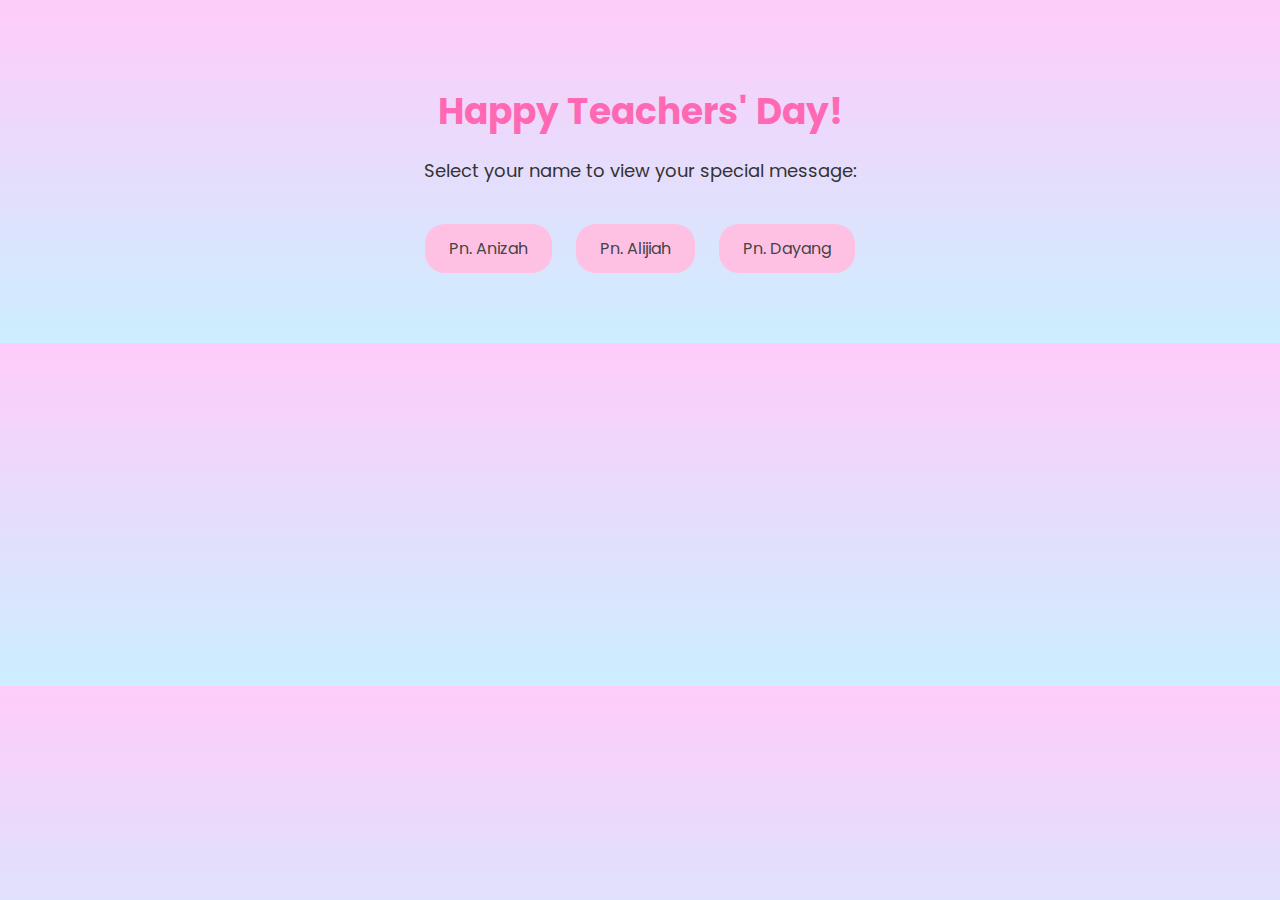
<file: index.html>
<!DOCTYPE html>
<html lang="en">
<head>
  <meta charset="UTF-8">
  <title>Teachers' Day Messages</title>
  <link href="https://fonts.googleapis.com/css2?family=Poppins&display=swap" rel="stylesheet">
  <link rel="stylesheet" href="style.css">
</head>
<body>
  <div class="container">
    <h1>Happy Teachers' Day!</h1>
    <p>Select your name to view your special message:</p>
    <button onclick="location.href='anizah.html'">Pn. Anizah</button>
    <button onclick="location.href='alijiah.html'">Pn. Alijiah</button>
    <button onclick="location.href='dayang.html'">Pn. Dayang</button>
    <!-- Add more teacher buttons here -->
  </div>
  <script>
  // Fade in when page loads
  document.addEventListener("DOMContentLoaded", () => {
    document.body.classList.add("fade-in");
  });

  // Fade out when navigating
  document.querySelectorAll("a").forEach(link => {
    link.addEventListener("click", function(e) {
      const href = link.getAttribute("href");
      if (href && !href.startsWith("#") && !href.startsWith("javascript")) {
        e.preventDefault();
        document.body.classList.remove("fade-in");
        document.body.style.opacity = 0;
        setTimeout(() => {
          window.location.href = href;
        }, 500);
      }
    });
  });
</script>
</body>
</html>
</file>
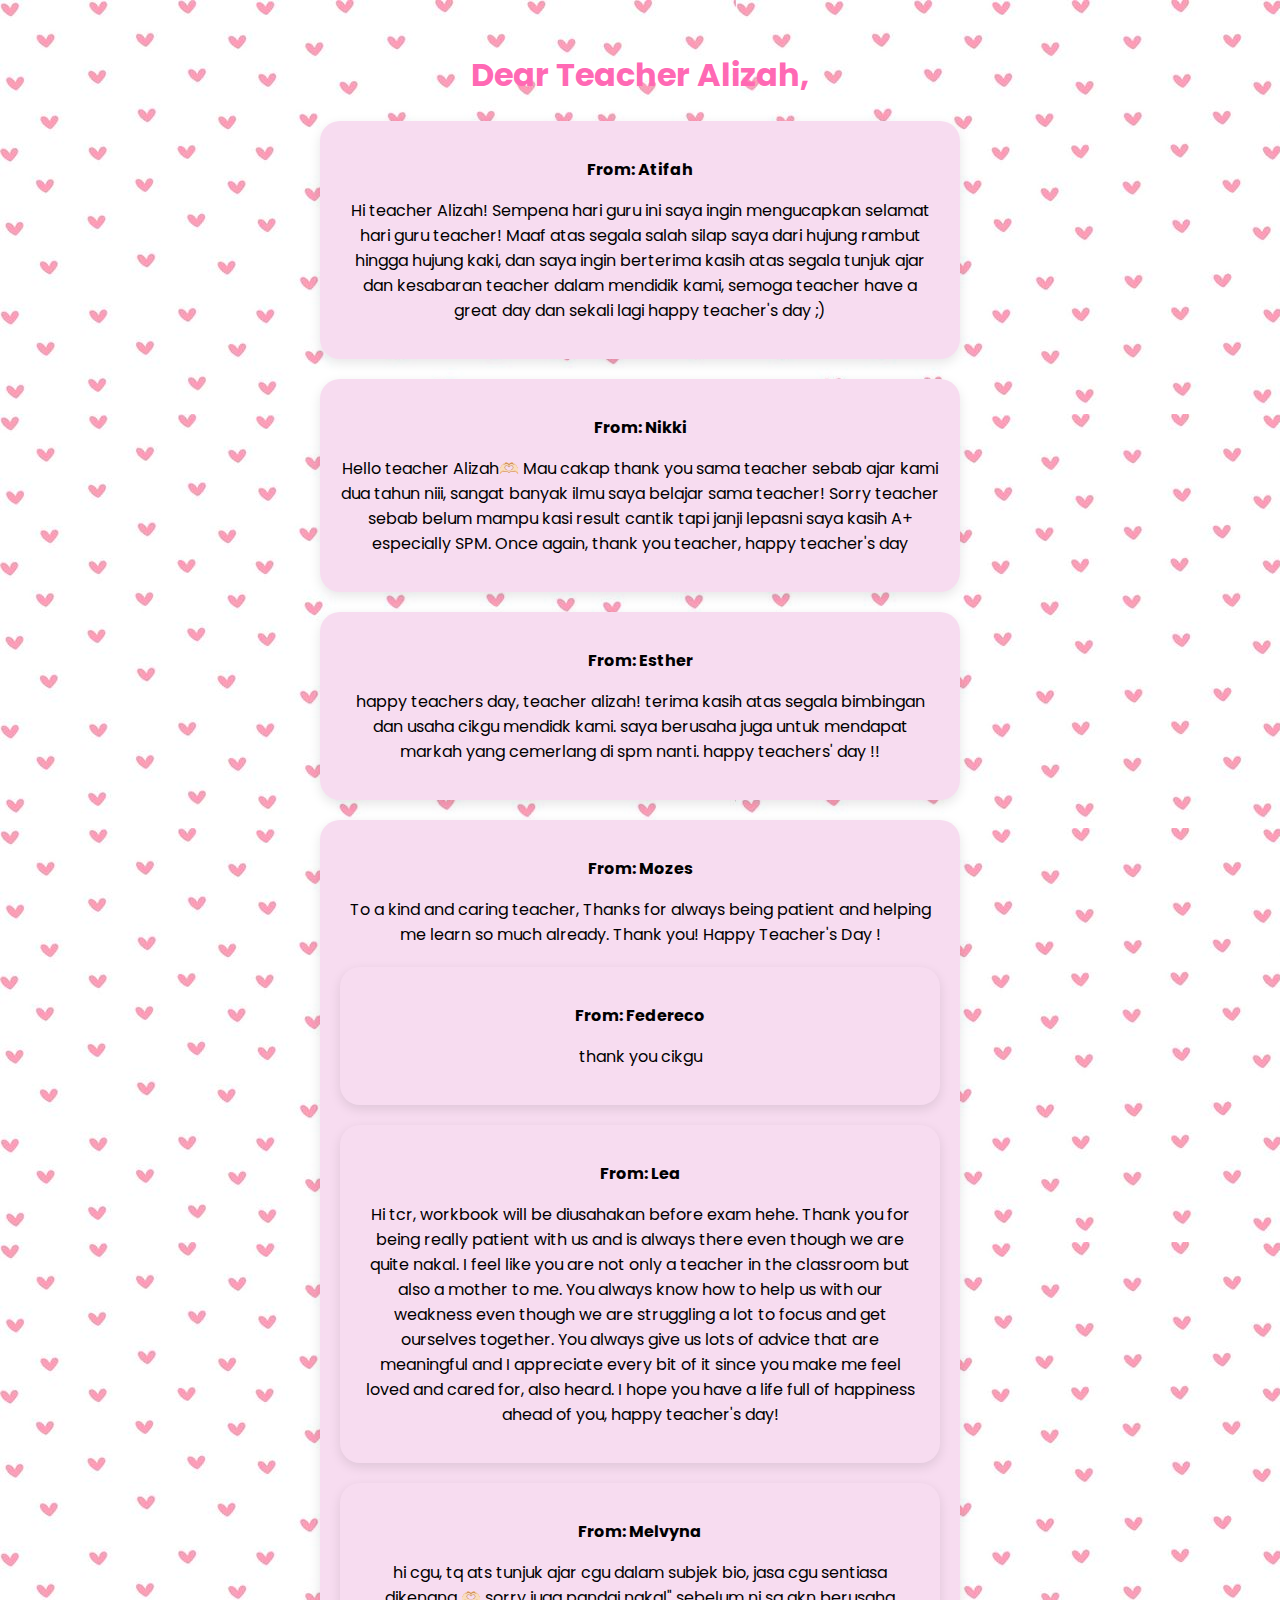
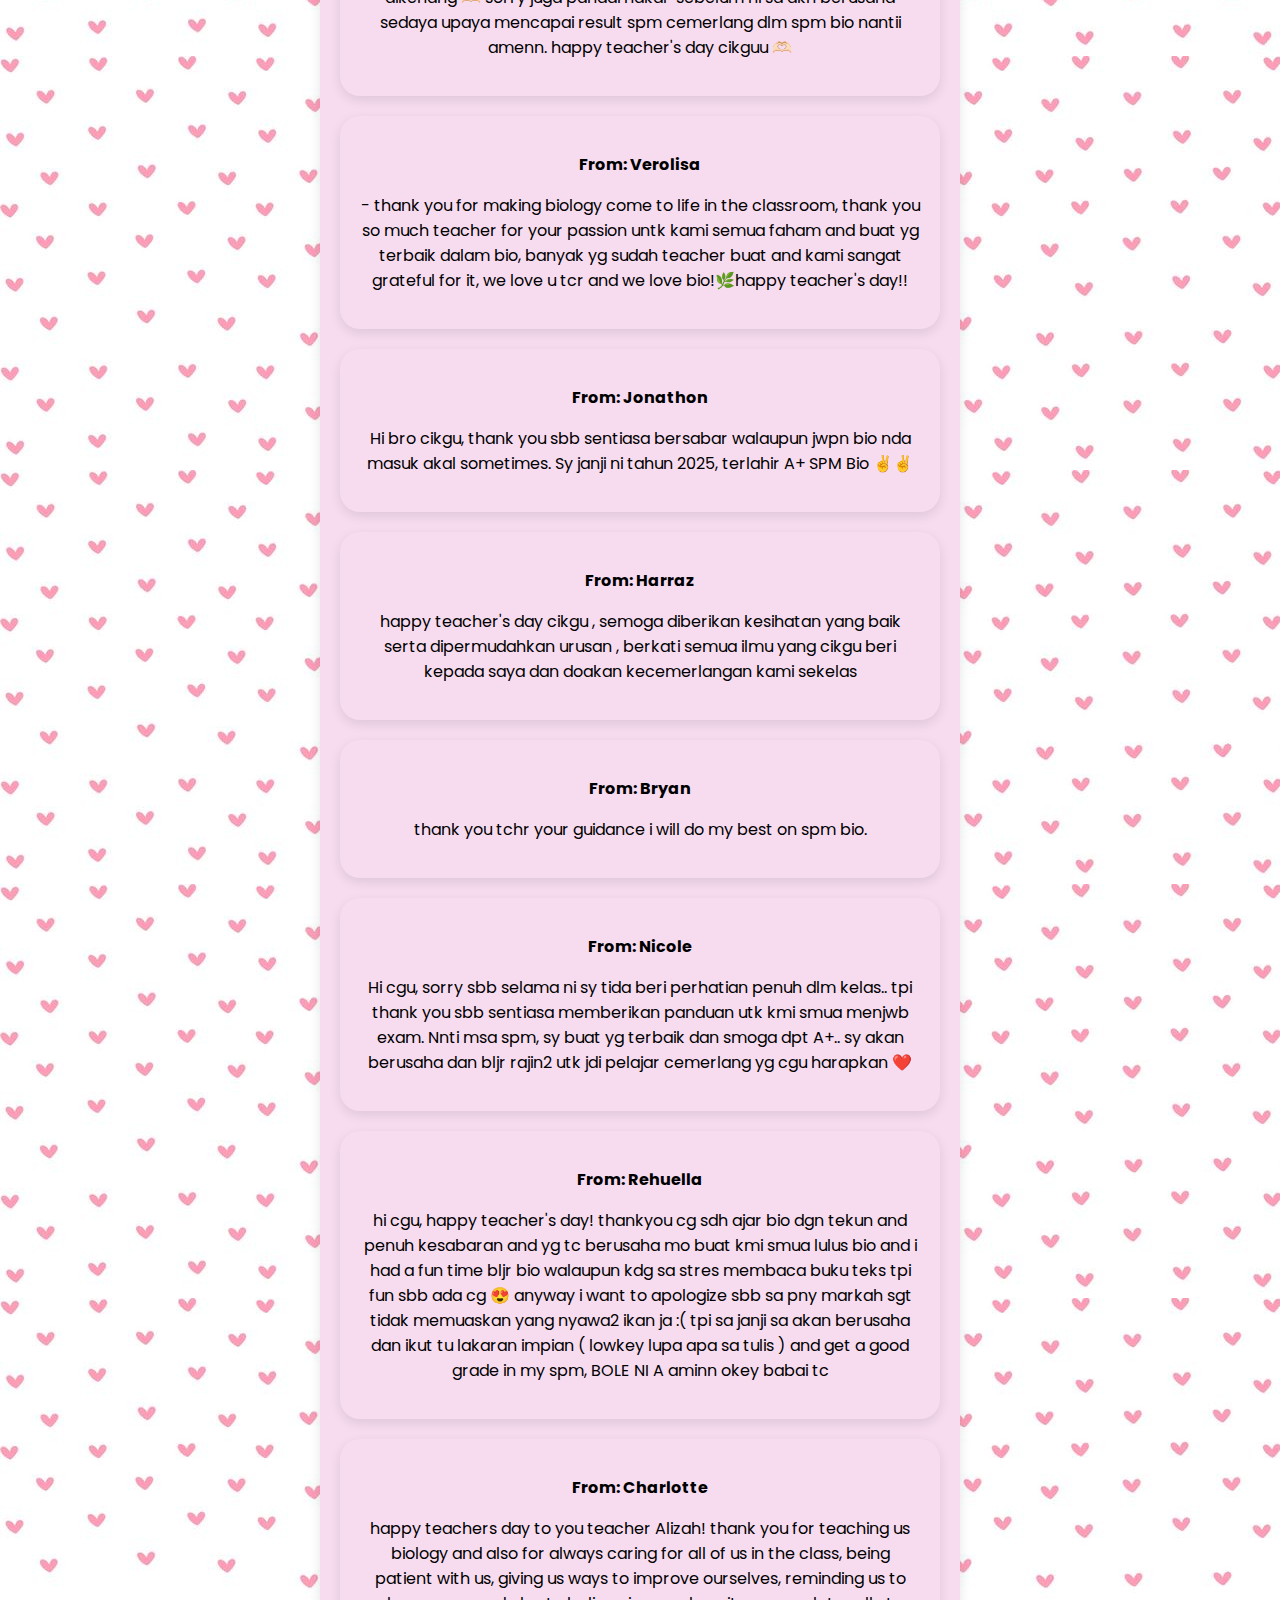
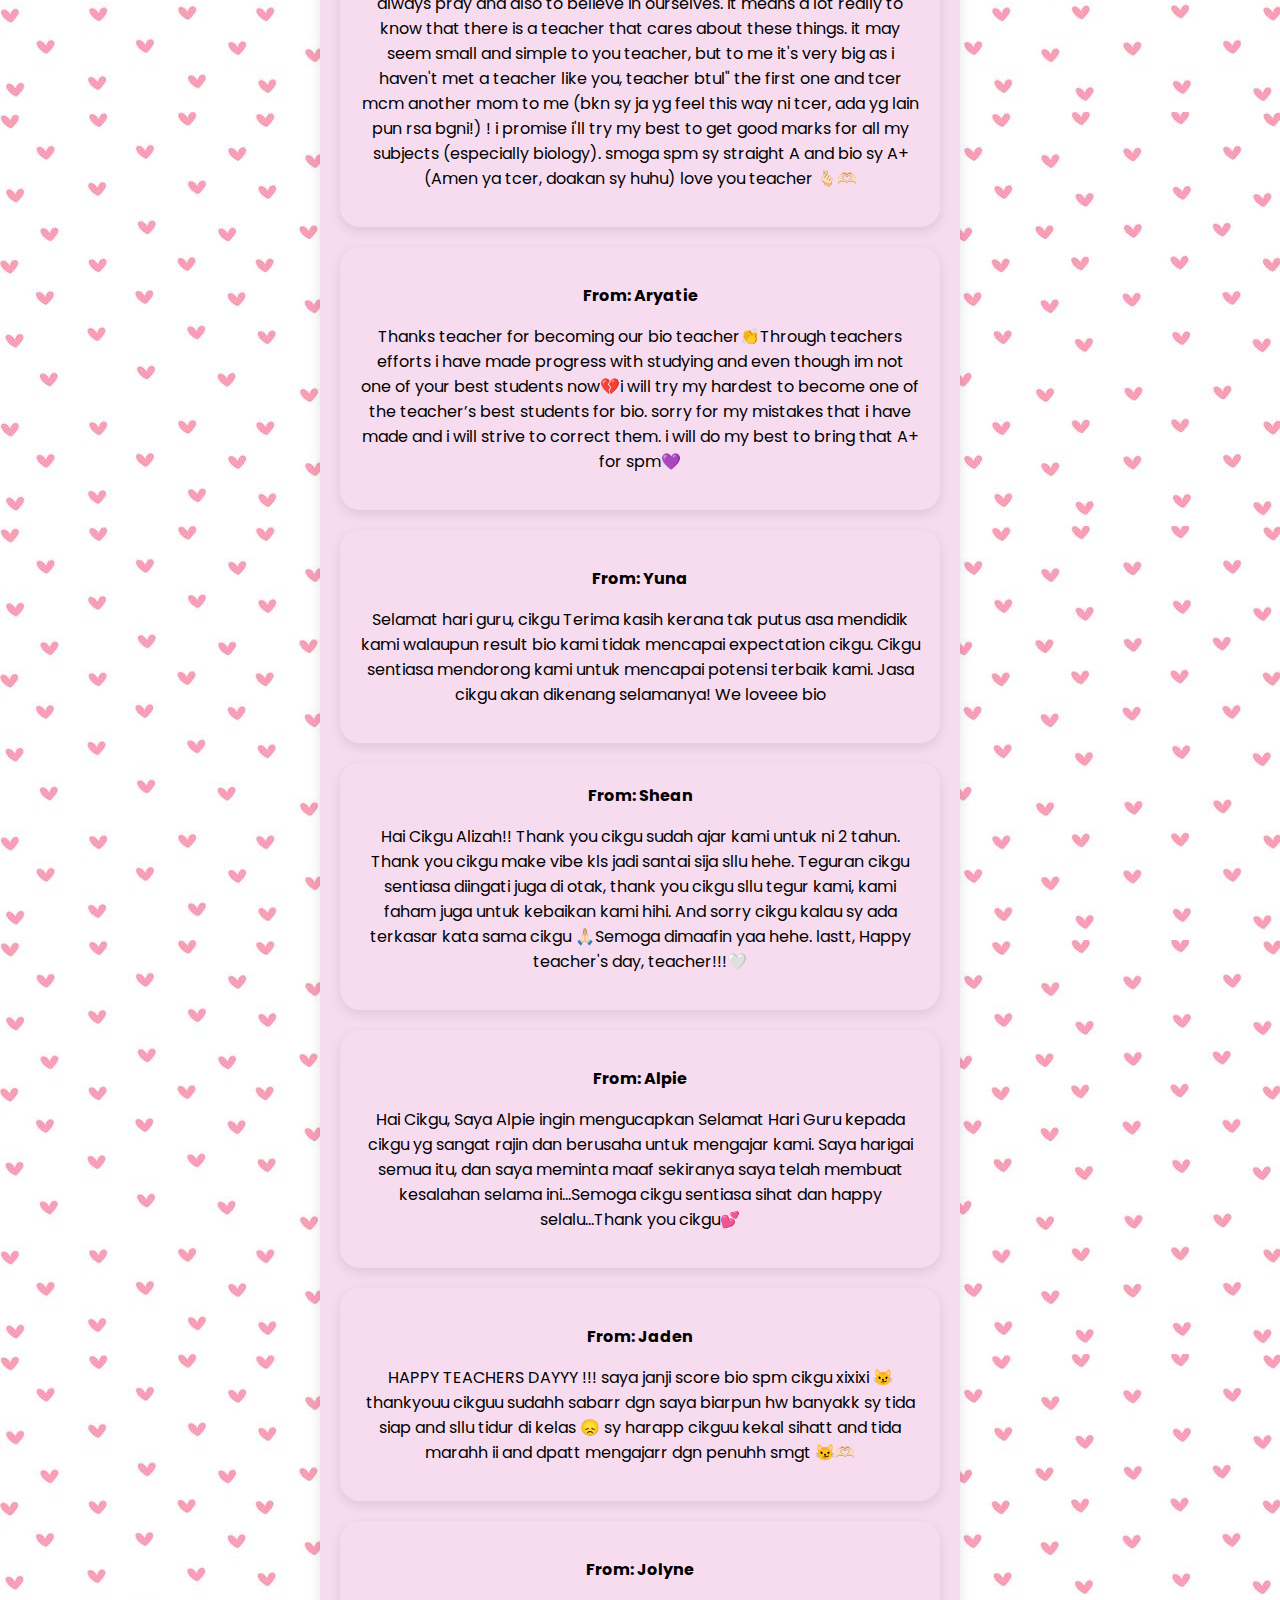
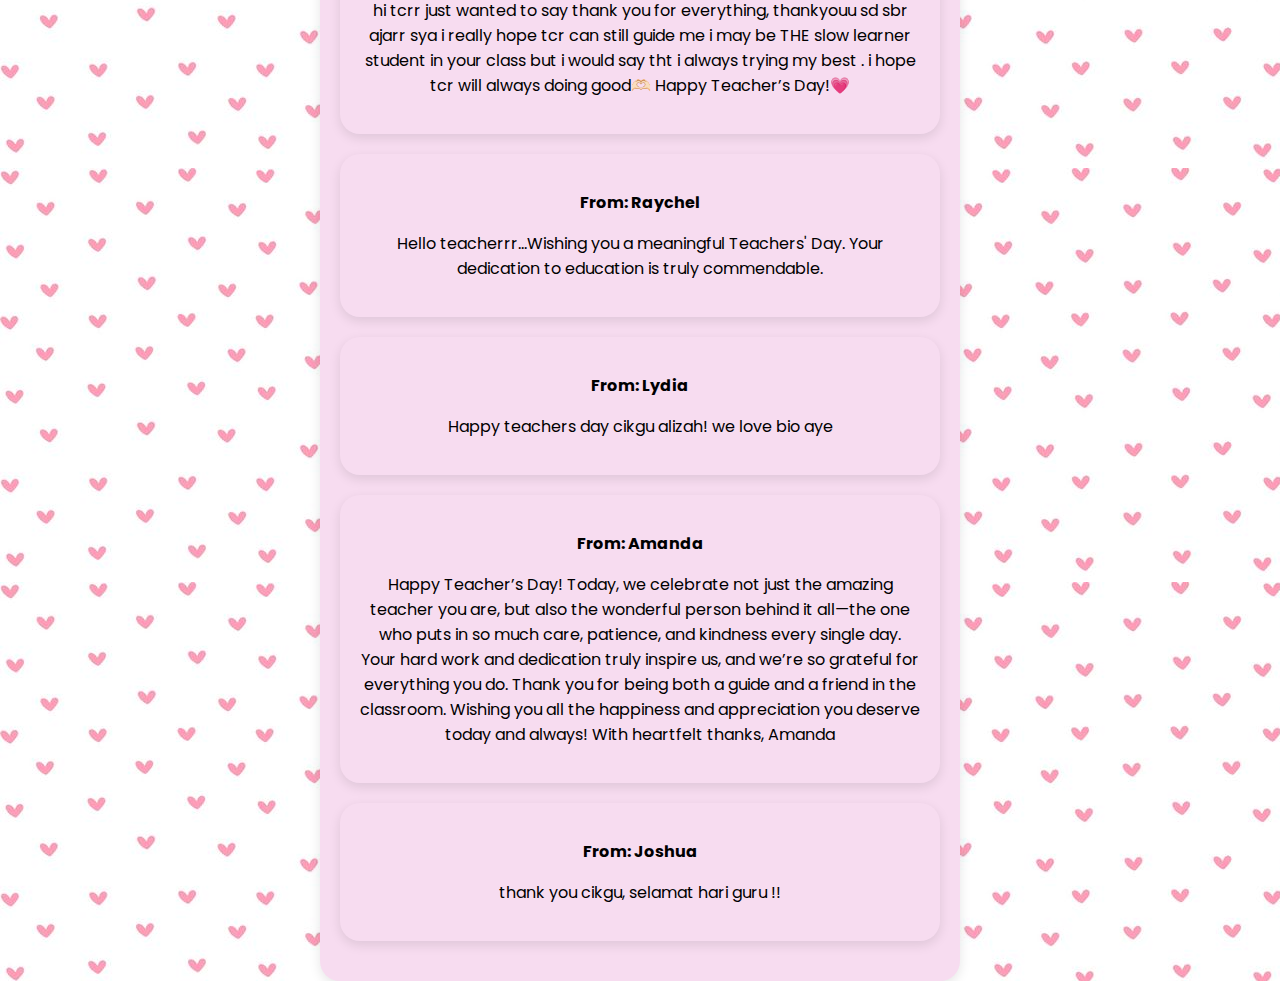
<file: alizah.html>
<!DOCTYPE html>
<html lang="en">
<head>
  <meta charset="UTF-8">
  <title>Message for you</title>
  <link href="https://fonts.googleapis.com/css2?family=Poppins&display=swap" rel="stylesheet">
  <style>
    
    body {
      font-family: 'Poppins', sans-serif;
      margin: 0;
      padding: 30px 10px;
      background: linear-gradient(to bottom right, #ffccf9, #cceeff);
      background-image: url('pictureheart.jpeg');
      background-repeat: repeat;
      text-align: center;
      height: 100vh;
    }

    h1 {
      color: #ff69b4;
    }

    .letter {
      background-color: #f7dcf0;
      padding: 20px;
      margin: 20px auto;
      max-width: 600px;
      border-radius: 20px;
      box-shadow: 0 4px 12px rgba(0, 0, 0, 0.1);
    }

    .video-container {
      margin: 20px auto;
    }

    video {
      width: 80%;
      max-width: 600px;
      border-radius: 10px;
      box-shadow: 0 4px 10px rgba(0, 0, 0, 0.2);
    }
  </style>
  <script> 
    }

    // Only allow one video to play at a time
    window.addEventListener('DOMContentLoaded', () => {
      const videos = document.querySelectorAll('video');
      videos.forEach((video) => {
        video.addEventListener('play', () => {
          videos.forEach(v => {
            if (v !== video) v.pause();
          });
        });
      });
    });
  </script>
</head>
<body>
  
  <div class="container">
  <h1>Dear Teacher Alizah,</h1>

  <div class="letter">
    <p><strong>From: Atifah</strong></p>
    <p>Hi teacher Alizah!
      Sempena hari guru ini saya ingin mengucapkan selamat hari guru teacher! 
      Maaf atas segala salah silap saya dari hujung rambut hingga hujung kaki,
      dan saya ingin berterima kasih atas segala tunjuk ajar dan kesabaran teacher 
      dalam mendidik kami, semoga teacher have a great day dan sekali lagi happy teacher's day ;)</p>
  </div>

  <div class="letter">
    <p><strong>From: Nikki</strong></p>
    <p>Hello teacher Alizah🫶🏻 Mau cakap thank you sama 
      teacher sebab ajar kami dua tahun niii, sangat banyak
      ilmu saya belajar sama teacher! Sorry teacher sebab belum
      mampu kasi result cantik tapi janji lepasni saya kasih 
      A+ especially SPM. Once again, thank you teacher, happy teacher's day</p>
  </div>

  <div class="letter">
    <p><strong>From: Esther</strong></p>
    <p>happy teachers day, teacher alizah! terima kasih atas segala bimbingan dan
    usaha cikgu mendidk kami. saya berusaha juga untuk mendapat markah 
    yang cemerlang di spm nanti. happy teachers' day !! </p>
  </div>

  <div class="letter">
    <p><strong>From: Mozes</strong></p>
    <p>To a kind and caring teacher, Thanks for always being patient and 
    helping me learn so much already. Thank you! Happy Teacher's Day
    !</p>
    
  <div class="letter">
    <p><Strong>From: Federeco</Strong></p>
    <p> thank you cikgu</p>
  </div>

  <div class="letter">
    <p><strong> From: Lea</strong></p>
    <p>Hi tcr, workbook will be diusahakan before exam hehe.
      Thank you for being really patient with us and is always 
      there even though we are quite nakal. I feel like you are
      not only a teacher in the classroom but also a mother to 
      me. You always know how to help us with our weakness even 
      though we are struggling a lot to focus and get ourselves 
      together. You always give us lots of advice that are meaningful
      and I appreciate every bit of it since you make me feel
      loved and cared for, also heard. I hope you have a life full 
      of happiness ahead of you, happy teacher's day!</p>
  </div>

  <div class="letter">
    <p><strong>From: Melvyna</strong></p>
    <p>hi cgu, tq ats tunjuk ajar cgu dalam subjek bio, jasa 
      cgu sentiasa dikenang 🫶🏻 sorry juga pandai nakal" sebelum 
      ni sa akn berusaha sedaya upaya mencapai result spm cemerlang 
      dlm spm bio nantii amenn. happy teacher's day cikguu 🫶🏻</p>
  </div>

  <div class="letter">
    <p><strong>From: Verolisa</strong></p>
    <p>- thank you for making biology come to life in the classroom, 
      thank you so much teacher for your passion untk kami semua faham and buat 
      yg terbaik dalam bio, banyak yg sudah teacher buat and kami sangat grateful for it, we love u tcr and we love bio!🌿happy teacher's day!!</p>
  </div>

  <div class="letter">
    <p><strong>From: Jonathon</strong></p>
    <p>Hi bro cikgu, thank you sbb sentiasa bersabar
    walaupun jwpn bio nda masuk akal sometimes. Sy janji ni tahun 
    2025, terlahir A+ SPM Bio ✌️✌️ </p>
  
  </div>

  <div class="letter">
    <p><strong>From: Harraz</strong></p>
    <p>happy teacher's day cikgu , semoga diberikan kesihatan yang baik serta 
      dipermudahkan urusan , berkati semua ilmu yang cikgu beri kepada saya 
      dan doakan kecemerlangan kami sekelas</p>
  </div>

  <div class="letter">
    <p><strong>From: Bryan</strong></p>
    <p>thank you tchr your guidance i will do my best on spm bio.</p>
  </div>

  <div class="letter">
    <p><strong>From: Nicole</strong></p>
    <p>Hi cgu, sorry sbb selama ni sy tida beri perhatian 
      penuh dlm kelas.. tpi thank you sbb sentiasa memberikan panduan 
      utk kmi smua menjwb exam. Nnti msa spm, sy buat yg terbaik dan smoga 
      dpt A+.. sy akan berusaha dan bljr rajin2 utk jdi pelajar cemerlang yg 
      cgu harapkan ❤️</p>
  </div>

  <div class="letter">
    <p><strong>From: Rehuella</strong></p>
    <p>hi cgu, happy teacher's day! thankyou cg sdh ajar bio dgn tekun and penuh 
      kesabaran and yg tc berusaha mo buat kmi
      smua lulus bio and i had a fun time bljr bio walaupun kdg sa stres membaca 
      buku teks tpi fun sbb ada cg 😍 anyway i want to apologize sbb sa pny 
      markah sgt tidak memuaskan yang nyawa2 ikan ja :( tpi sa janji sa akan 
      berusaha dan ikut tu lakaran impian ( lowkey lupa apa sa tulis ) and get 
      a good grade in my spm, BOLE NI A aminn okey babai tc</p>
  </div>

  <div class="letter">
    <p><strong>From: Charlotte</strong></p>
    <p>happy teachers day to you teacher Alizah! thank
      you for teaching us biology and also for always caring for 
      all of us in the class, being patient with us, giving us 
      ways to improve ourselves, reminding us to always pray and 
      also to believe in ourselves. it means a lot really to know 
      that there is a teacher that cares about these things. it 
      may seem small and simple to you teacher, but to me it's 
      very big as i haven't met a teacher like you, teacher 
      btul" the first one and tcer mcm another mom to me (bkn 
      sy ja yg feel this way ni tcer, ada yg lain pun rsa bgni!) ! 
      i promise i'll try my best to get good marks for all my 
      subjects (especially biology). smoga spm sy straight A and bio 
      sy A+ (Amen ya tcer, doakan sy huhu) love you teacher 🫰🏻🫶🏻</p>
  </div>

  <div class="letter">
    <p><strong>From: Aryatie</strong></p>
    <p>Thanks teacher for becoming our bio teacher👏Through teachers efforts i have made progress with studying and even though im not one of your best students now💔i will try my hardest to become one of the teacher’s best students for bio. sorry for my mistakes that i have made and i will strive to correct them. i will do my best to bring that A+ for spm💜</p>
  </div>

  <div class="letter">
    <p><strong>From: Yuna</strong></p>
    <p>Selamat hari guru, cikgu
    Terima kasih kerana tak putus asa mendidik kami walaupun result bio kami tidak mencapai
    expectation cikgu. Cikgu sentiasa mendorong kami untuk mencapai potensi terbaik kami. Jasa cikgu akan dikenang
    selamanya! We loveee bio</p>
  </div>

  <div class="letter"
    <p><strong>From: Shean</strong>
    <p>Hai Cikgu Alizah!! Thank you cikgu sudah ajar kami untuk ni 2 tahun.
      Thank you cikgu make vibe kls jadi santai sija sllu hehe. Teguran
      cikgu sentiasa diingati juga di otak, thank you cikgu sllu tegur kami, kami faham 
      juga untuk kebaikan kami hihi. And sorry cikgu kalau sy ada terkasar kata sama cikgu
      🙏🏻Semoga dimaafin yaa hehe. lastt, Happy teacher's day, teacher!!!🤍</p>
  </div>

  <div class="letter">
    <p><strong>From: Alpie</strong></p>
    <p>Hai Cikgu, Saya Alpie ingin mengucapkan Selamat Hari 
    Guru kepada cikgu yg sangat rajin dan berusaha untuk mengajar kami.
    Saya harigai semua itu, dan saya meminta maaf sekiranya saya telah membuat kesalahan
    selama ini...Semoga cikgu sentiasa sihat dan happy selalu...Thank you cikgu💕</p>

  </div>

  <div class="letter">
    <p><strong>From: Jaden</strong></p>
    <p>HAPPY TEACHERS DAYYY !!! saya janji score bio spm cikgu xixixi 😼 
      thankyouu cikguu sudahh sabarr dgn saya biarpun hw banyakk 
      sy tida siap and sllu tidur di kelas 😞 sy harapp cikguu kekal
      sihatt and tida marahh ii and dpatt mengajarr dgn penuhh smgt 😼🫶🏻 </p>
  </div>

  <div class="letter">
    <p><strong>From: Jolyne</strong></p>
    <p>hi tcrr just wanted to say thank you for everything,
      thankyouu sd sbr ajarr sya i really hope tcr can still guide me i may be THE slow 
      learner student in your class but i would say tht i always trying my best .
      i hope tcr will always doing good🫶🏻
      Happy Teacher’s Day!💗</p>
  </div>

  <div class="letter">
    <p><strong>From: Raychel</strong></p>
    <p>Hello teacherrr...Wishing you a meaningful Teachers' Day. Your
    dedication to education is truly commendable.</p>

  </div>

  <div class="letter">
    <p><strong>From: Lydia</strong></p>
    <p>Happy teachers day cikgu alizah! we love bio aye</p>
  </div>

  <div class="letter">
    <p><strong>From: Amanda</strong></p>
    <p>Happy Teacher’s Day!

Today, we celebrate not just the amazing teacher you are, but also the wonderful person behind it all—the one who puts in so much care, patience, and kindness every single day. Your hard work and dedication truly inspire us, and we’re so grateful for everything you do.

Thank you for being both a guide and a friend in the classroom. Wishing you all the happiness and appreciation you deserve today and always!

With heartfelt thanks,
Amanda</p>

  </div>
    
  <div class="letter">
    <p><strong>From: Joshua</strong></p>
    <p>thank you cikgu, selamat hari guru !!</p>
  </div>

 </div>
</body>
</html>
</file>
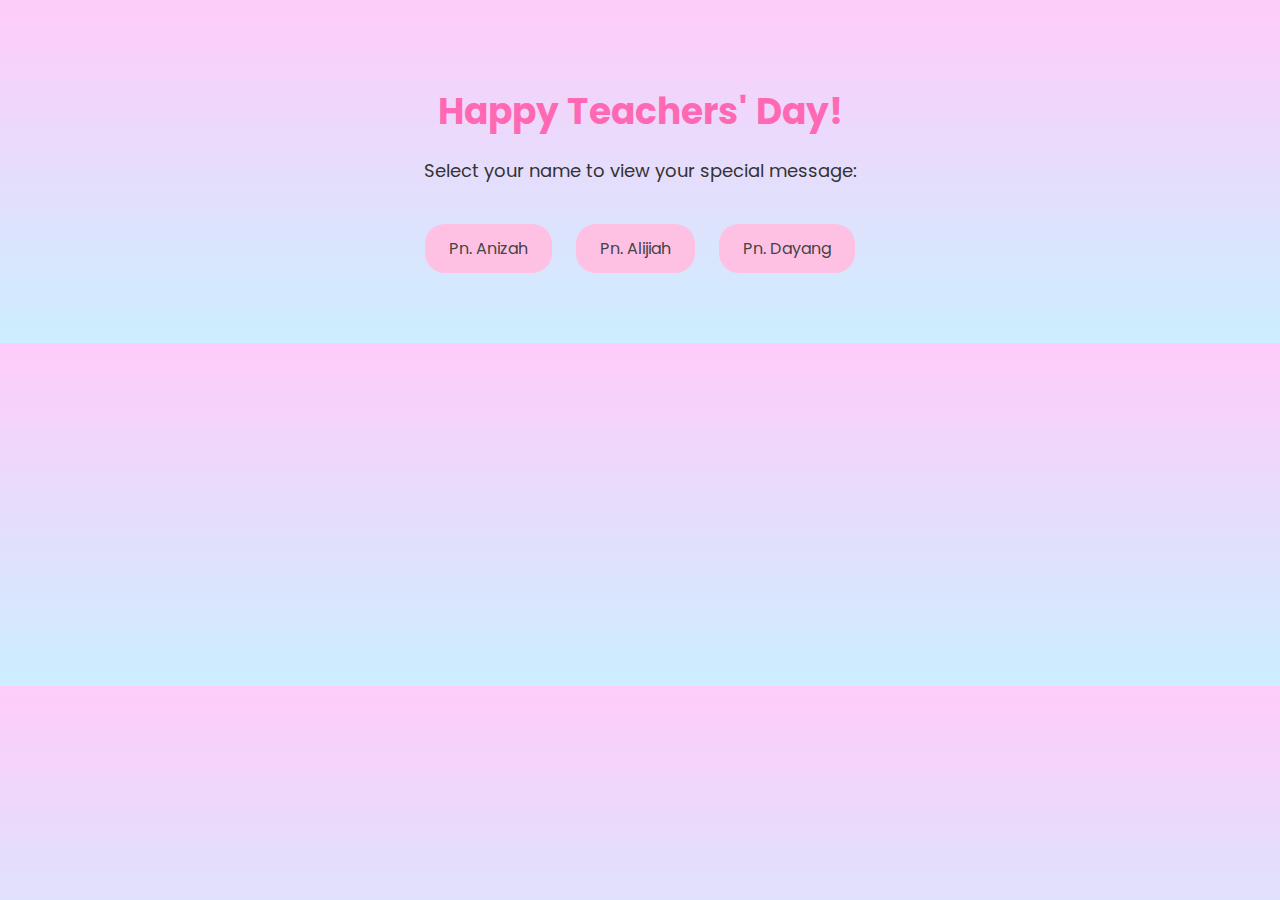
<file: anizah.html>
<!DOCTYPE html>
<html lang="en">
<head>
  <meta charset="UTF-8">
  <title>Message for you</title>
  <link href="https://fonts.googleapis.com/css2?family=Poppins&display=swap" rel="stylesheet">
  <style>
    body {
      font-family: 'Poppins', sans-serif;
      margin: 0;
      padding: 30px 10px;
      background: linear-gradient(to bottom right, #ffccf9, #cceeff);
      background-image: url('pictureheart.jpeg');
      background-repeat: repeat;
      text-align: center;
    }

    h1 {
      color: #ff69b4;
    }

    .letter {
      background-color: #f7dcf0;
      padding: 20px;
      margin: 20px auto;
      max-width: 600px;
      border-radius: 20px;
      box-shadow: 0 4px 12px rgba(0, 0, 0, 0.1);
    }

    .video-container {
      margin: 20px auto;
    }

    video {
      width: 80%;
      max-width: 600px;
      border-radius: 10px;
      box-shadow: 0 4px 10px rgba(0, 0, 0, 0.2);
    }
  </style>
  <script>
    // Password protection
    const password = prompt("Enter your password:");
    if (password !== "anizah123") {
      alert("Wrong password!");
      window.location.href = "index.html";
    }

    // Only allow one video to play at a time
    window.addEventListener('DOMContentLoaded', () => {
      const videos = document.querySelectorAll('video');
      videos.forEach((video) => {
        video.addEventListener('play', () => {
          videos.forEach(v => {
            if (v !== video) v.pause();
          });
        });
      });
    });
  </script>
</head>
<body>
  <h1>Dear Teacher Anizah,</h1>

  <div class="letter">
    <p><strong>From: Atifah</strong></p>
    <p>Hii teacher Anizah! Sempena hari guru ini saya ingin mengucapkan selamat hari guru dan 
      semoga hari teacher berjalan dengan lancar ;) Terima kasih atas segala usaha 
       teacher mendidik kami dalam perjalanan menuju ke 
      arah penentuan segala permulaan kami dan saya ingin memohon maaf 
      atas kesalahan tingkah laku atau percakapan saya, sekali lagi, happy teacher's day ❤️</p>
  </div>

  <div class="letter">
    <p><strong>From: Nikki</strong></p>
    <p>Hello teacher Anizah🫶🏻 Mau cakap thank you sama teacher sebab 
      ajar kami dua tahun niii, sangat banyak saya belajar sama teacher! 
      Sorry teacher sebab belum mampu kasi result cantik tapi janji lepasni saya 
      kasih A+ especially SPM. 
      Once again, thank you teacher, happy teacher's day💛</p>
  </div>

  <div class="letter">
    <p><strong>From: Esther</strong></p>
    <p> Happy Teachers' Day! result tdk begitu cantik tpi saya janji pasti akan cantik
    tu result. Dont worry teacher, i will and thank you so much teacher for being 
    patience with us, love you so much , once again SELAMAT HARI GURU!</p>
  </div>

  <div class="letter">
    <p><Strong>From: Federeco</Strong></p>
    <p> thank you cikgu</p>
  </div>

  <div class="letter">
    <p><strong> From: Lea</strong></p>
    <p>Hi tcrr, for now masi bnyk yg sa prlu ulang kaji but thanks to you, 
      I have little left to understand. Chemistry mmng siok! I wish you a healthy 
      and happy life, happy teacher's day!</p>
  </div>

  <div class="letter">
    <p><strong>From: Melvyna</strong></p>
    <p>hi cgu, tq sbb suda memberi ilmu tentang chemistry selama 2 tahun ni 
      dan sorryy sebelum ni nakal" sa akan berusaha dptkn result 
      spm cemerlang dlm subjek chemistry amenn. happy teacher's dayy cikguu 🫶🏻</p>
  </div>

  <div class="letter">
    <p><strong>From: Verolisa</strong></p>
    <p>thank you sudah buat chemistry actually fun and understable, 
      though a hard subject, teacher berabis ajar and berabis ksh faham, 
      your dedication, clear teaching and encouragement have truly 
      helped untk enjoy the subject, I'm forever grateful for 
      all of teacher's guidance and support 🩵🩵happy teacher's day!!</p>
  </div>

  <div class="letter">
    <p><strong>From: Jonathon</strong></p>
    <p>Thank you cg sebab sentiasa berusaha untuk mengajar chemistry , walaupun 
      ada masa yg nda terdengar atau benda simple pun nda pandai. 
      Janji spm dpt A chemistry💪.</p>

  <div class="video-container">
    <video controls>
      <source src="videos/anizah_aina.mp4" type="video/mp4">
    </video>
  </div>

  <div class="video-container">
    <video controls>
      <source src="videos/anizah_daniel.mp4" type="video/mp4">
    </video>
  </div>
</body>
</html>
</file>
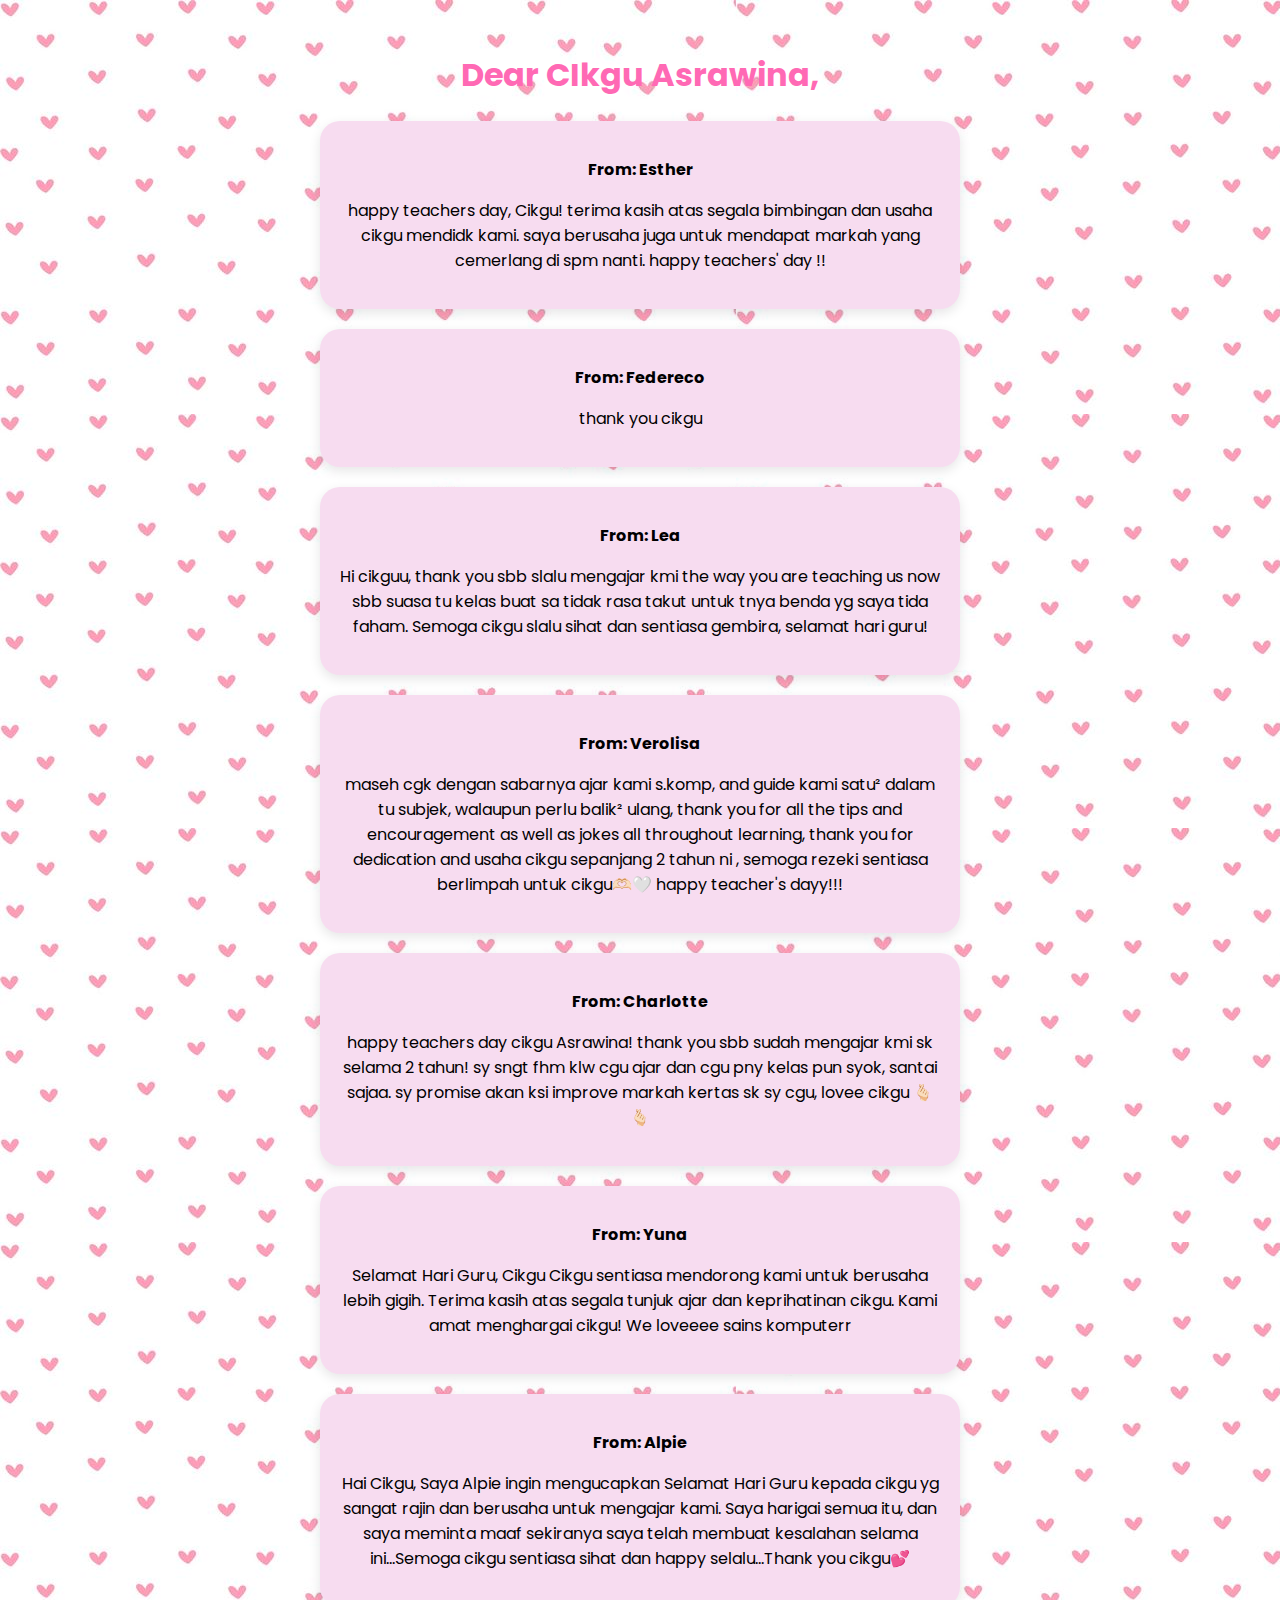
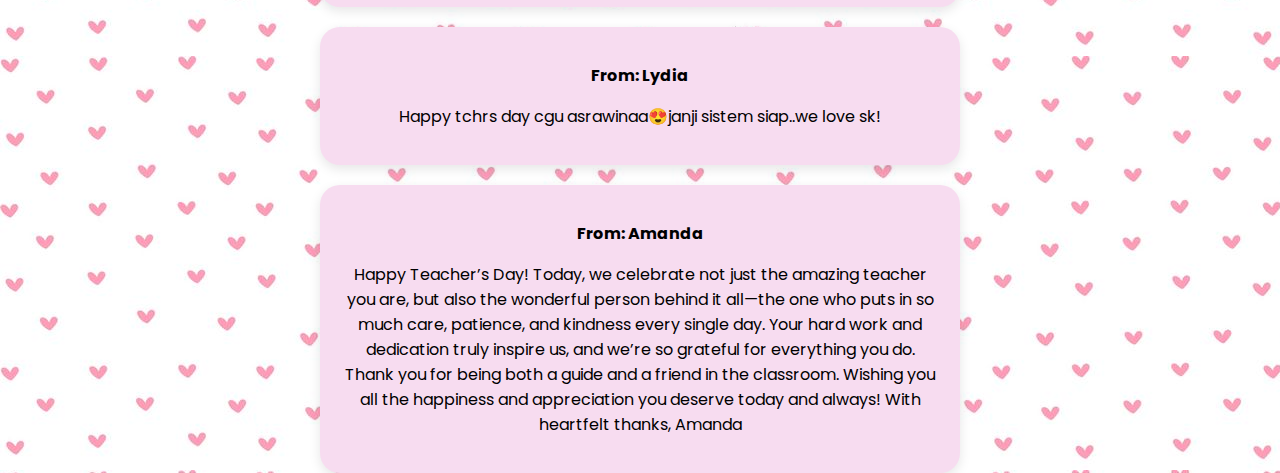
<file: asrawina.html>
<!DOCTYPE html>
<html lang="en">
<head>
  <meta charset="UTF-8">
  <title>Message for you</title>
  <link href="https://fonts.googleapis.com/css2?family=Poppins&display=swap" rel="stylesheet">
  <style>
    
    body {
      font-family: 'Poppins', sans-serif;
      margin: 0;
      padding: 30px 10px;
      background: linear-gradient(to bottom right, #ffccf9, #cceeff);
      background-image: url('pictureheart.jpeg');
      background-repeat: repeat;
      text-align: center;
      height: 100vh;
    }

    h1 {
      color: #ff69b4;
    }

    .letter {
      background-color: #f7dcf0;
      padding: 20px;
      margin: 20px auto;
      max-width: 600px;
      border-radius: 20px;
      box-shadow: 0 4px 12px rgba(0, 0, 0, 0.1);
    }

    .video-container {
      margin: 20px auto;
    }

    video {
      width: 80%;
      max-width: 600px;
      border-radius: 10px;
      box-shadow: 0 4px 10px rgba(0, 0, 0, 0.2);
    }
  </style>
  <script> 
    }

    // Only allow one video to play at a time
    window.addEventListener('DOMContentLoaded', () => {
      const videos = document.querySelectorAll('video');
      videos.forEach((video) => {
        video.addEventListener('play', () => {
          videos.forEach(v => {
            if (v !== video) v.pause();
          });
        });
      });
    });
  </script>
</head>
<body>
  
  <div class="container">
  <h1>Dear CIkgu Asrawina,
  </h1>

  <div class="letter">
    <p><strong>From: Esther</strong></p>
    <p>happy teachers day, Cikgu! terima kasih atas segala bimbingan dan
    usaha cikgu mendidk kami. saya berusaha juga untuk mendapat markah 
    yang cemerlang di spm nanti. happy teachers' day !! </p>
  </div>

  <div class="letter">
    <p><Strong>From: Federeco</Strong></p>
    <p> thank you cikgu</p>
  </div>

  <div class="letter">
    <p><strong> From: Lea</strong></p>
    <p>Hi cikguu, thank you sbb slalu mengajar kmi the way you are 
      teaching us now sbb suasa tu kelas buat sa tidak rasa takut 
      untuk tnya benda yg saya tida faham. Semoga cikgu slalu sihat 
      dan sentiasa gembira, selamat hari guru!</p>
  </div>

  <div class="letter">
    <p><strong>From: Verolisa</strong></p>
    <p>maseh cgk dengan sabarnya ajar kami s.komp, and guide kami
      satu² dalam tu subjek, walaupun perlu balik² ulang, thank you 
      for all the tips and encouragement as well as jokes all throughout 
      learning, thank you for dedication and usaha cikgu sepanjang 2 
      tahun ni , semoga rezeki sentiasa berlimpah untuk cikgu🫶🏻🤍 
      happy teacher's dayy!!!</p>
  </div>
    
  <div class="letter">
    <p><strong>From: Charlotte</strong></p>
    <p>happy teachers day cikgu Asrawina! thank you sbb sudah mengajar kmi
      sk selama 2 tahun! sy sngt fhm klw cgu ajar dan cgu pny kelas pun syok,
      santai sajaa. sy promise akan ksi improve markah kertas sk sy cgu,
      lovee cikgu 🫰🏻🫰🏻</p>
  </div>

  <div class="letter">
    <p><strong>From: Yuna</strong></p>
    <p>Selamat Hari Guru, Cikgu 
Cikgu sentiasa mendorong kami untuk berusaha lebih gigih. Terima kasih atas segala tunjuk ajar dan keprihatinan cikgu. Kami amat menghargai cikgu!
We loveeee sains komputerr</p>
  </div>

  <div class="letter">
    <p><strong>From: Alpie</strong></p>
    <p>Hai Cikgu, Saya Alpie ingin mengucapkan Selamat Hari 
    Guru kepada cikgu yg sangat rajin dan berusaha untuk mengajar kami.
    Saya harigai semua itu, dan saya meminta maaf sekiranya saya telah membuat kesalahan
    selama ini...Semoga cikgu sentiasa sihat dan happy selalu...Thank you cikgu💕</p>

  </div>

  <div class="letter">
    <p><strong>From: Lydia</strong></p>
    <p>Happy tchrs day cgu asrawinaa😍janji sistem siap..we love sk!</p>
  </div>

  <div class="letter">
    <p><strong>From: Amanda</strong></p>
    <p>Happy Teacher’s Day!

Today, we celebrate not just the amazing teacher you are, but also the wonderful person behind it all—the one who puts in so much care, patience, and kindness every single day. Your hard work and dedication truly inspire us, and we’re so grateful for everything you do.

Thank you for being both a guide and a friend in the classroom. Wishing you all the happiness and appreciation you deserve today and always!

With heartfelt thanks,
Amanda</p>

  </div>
 </div>
</body>
</html>
</file>
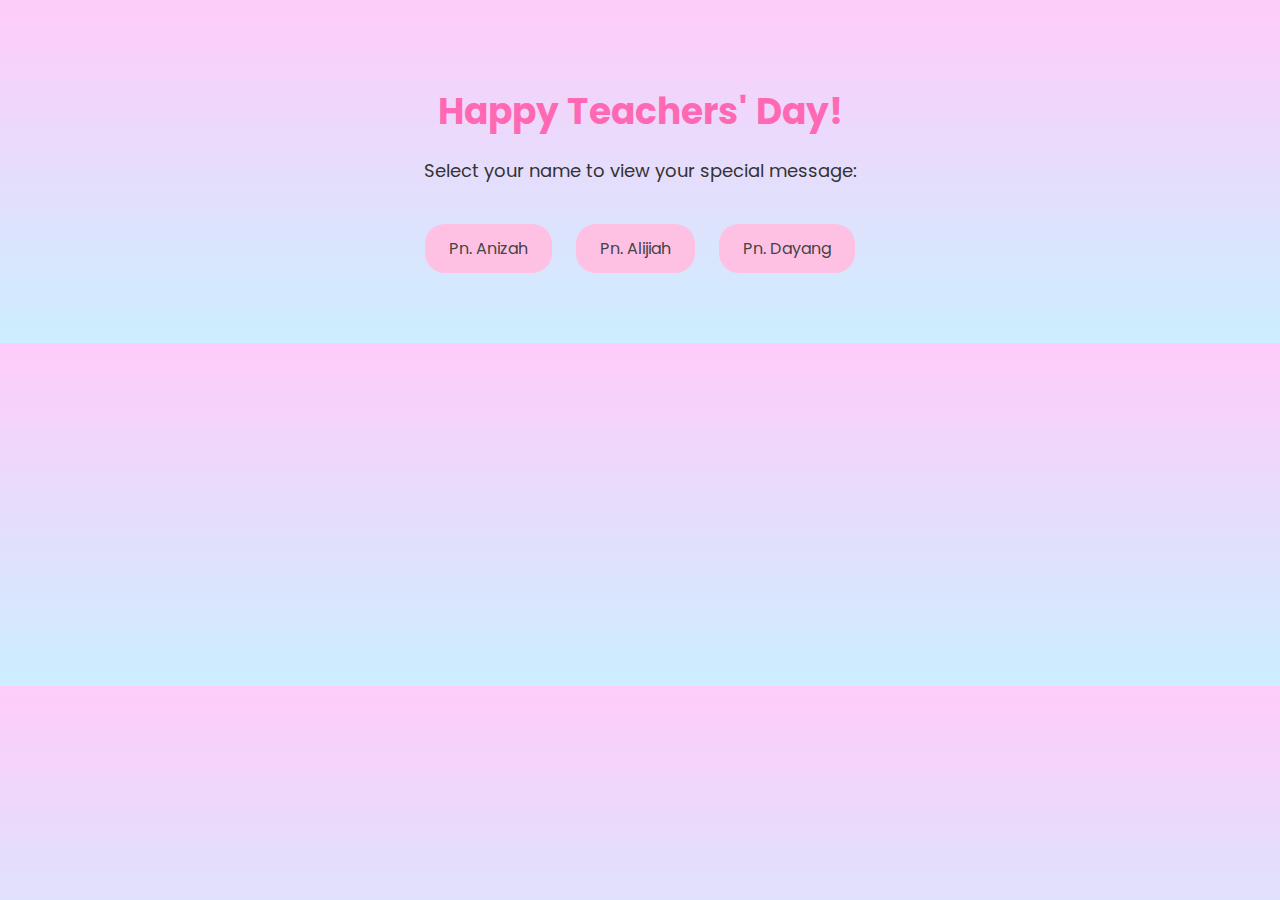
<file: cguanizah.html>
<!DOCTYPE html>
<html lang="en">
<head>
  <meta charset="UTF-8">
  <title>Message for Pn. Anizah</title>
  <link href="https://fonts.googleapis.com/css2?family=Poppins&display=swap" rel="stylesheet">
  <link rel="stylesheet" href="style.css">
  <script>
    const password = prompt("Enter your password:");
    if (password !== "anizah123") {
      alert("Wrong password!");
      window.location.href = "index.html";
    }
  </script>
</head>
<body>
  <div class="container">
    <h1>Dear Pn. Anizah,</h1>
    <p>You are more than a teacher — you're an inspiration. Thank you for always guiding us with kindness and wisdom. Happy Teachers' Day!</p>

    <video width="400" controls style="margin-top: 20px; border-radius: 10px;">
      <source src="videos/anizah.mp4" type="video/mp4">
      Your browser does not support the video tag.
    </video>
  </div>
</body>
</html>
</file>
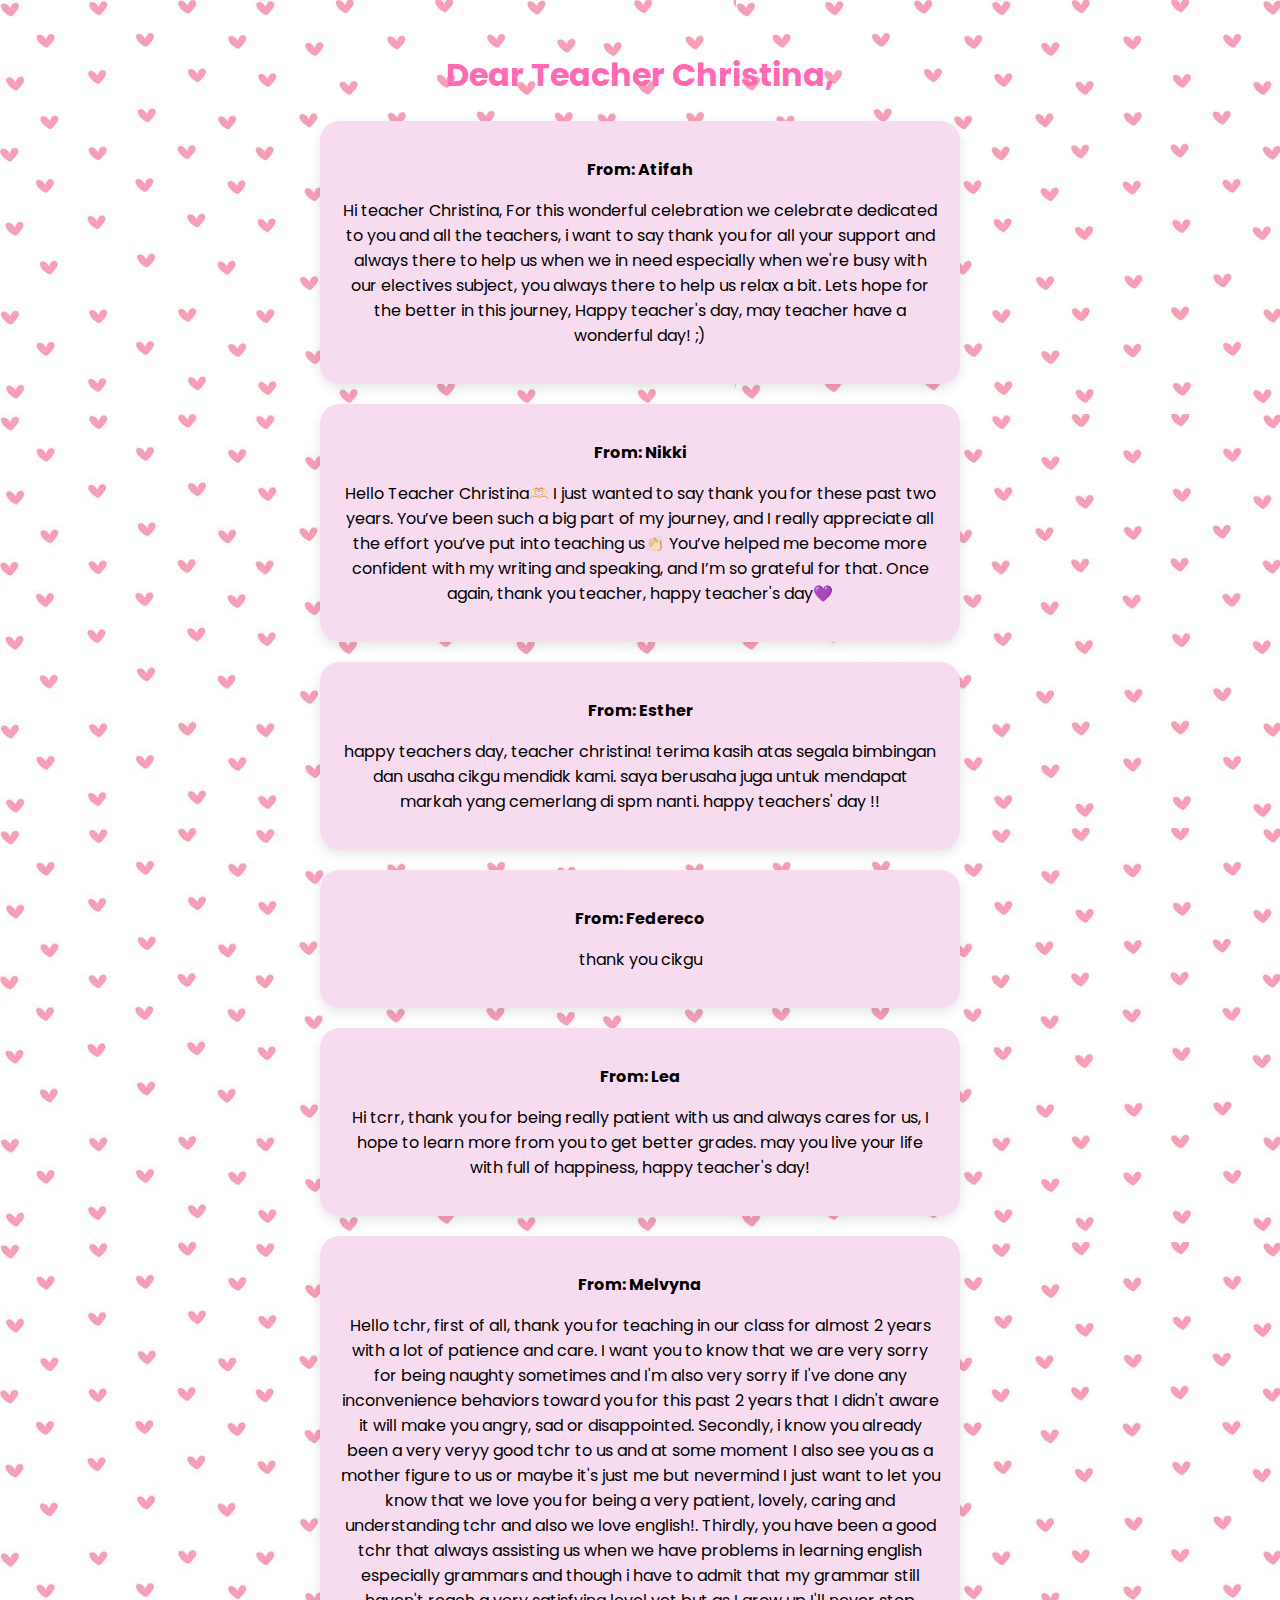
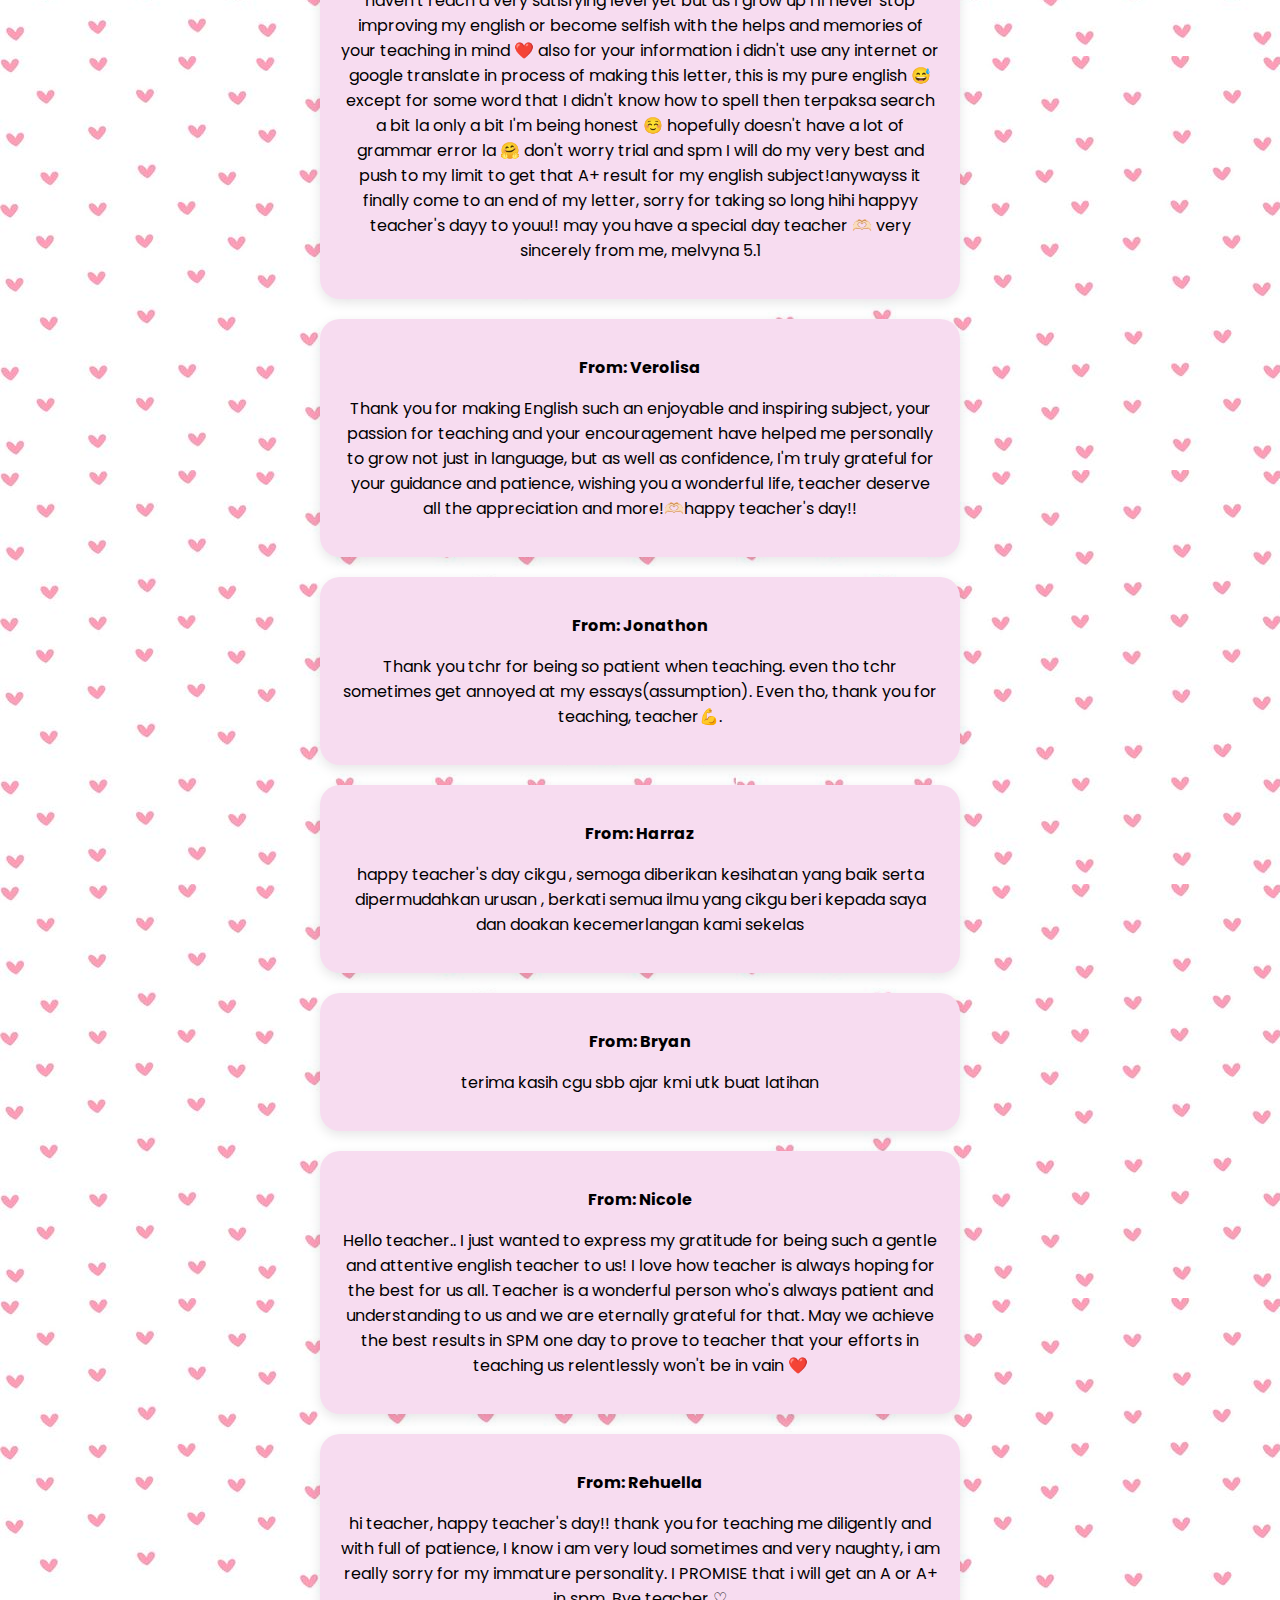
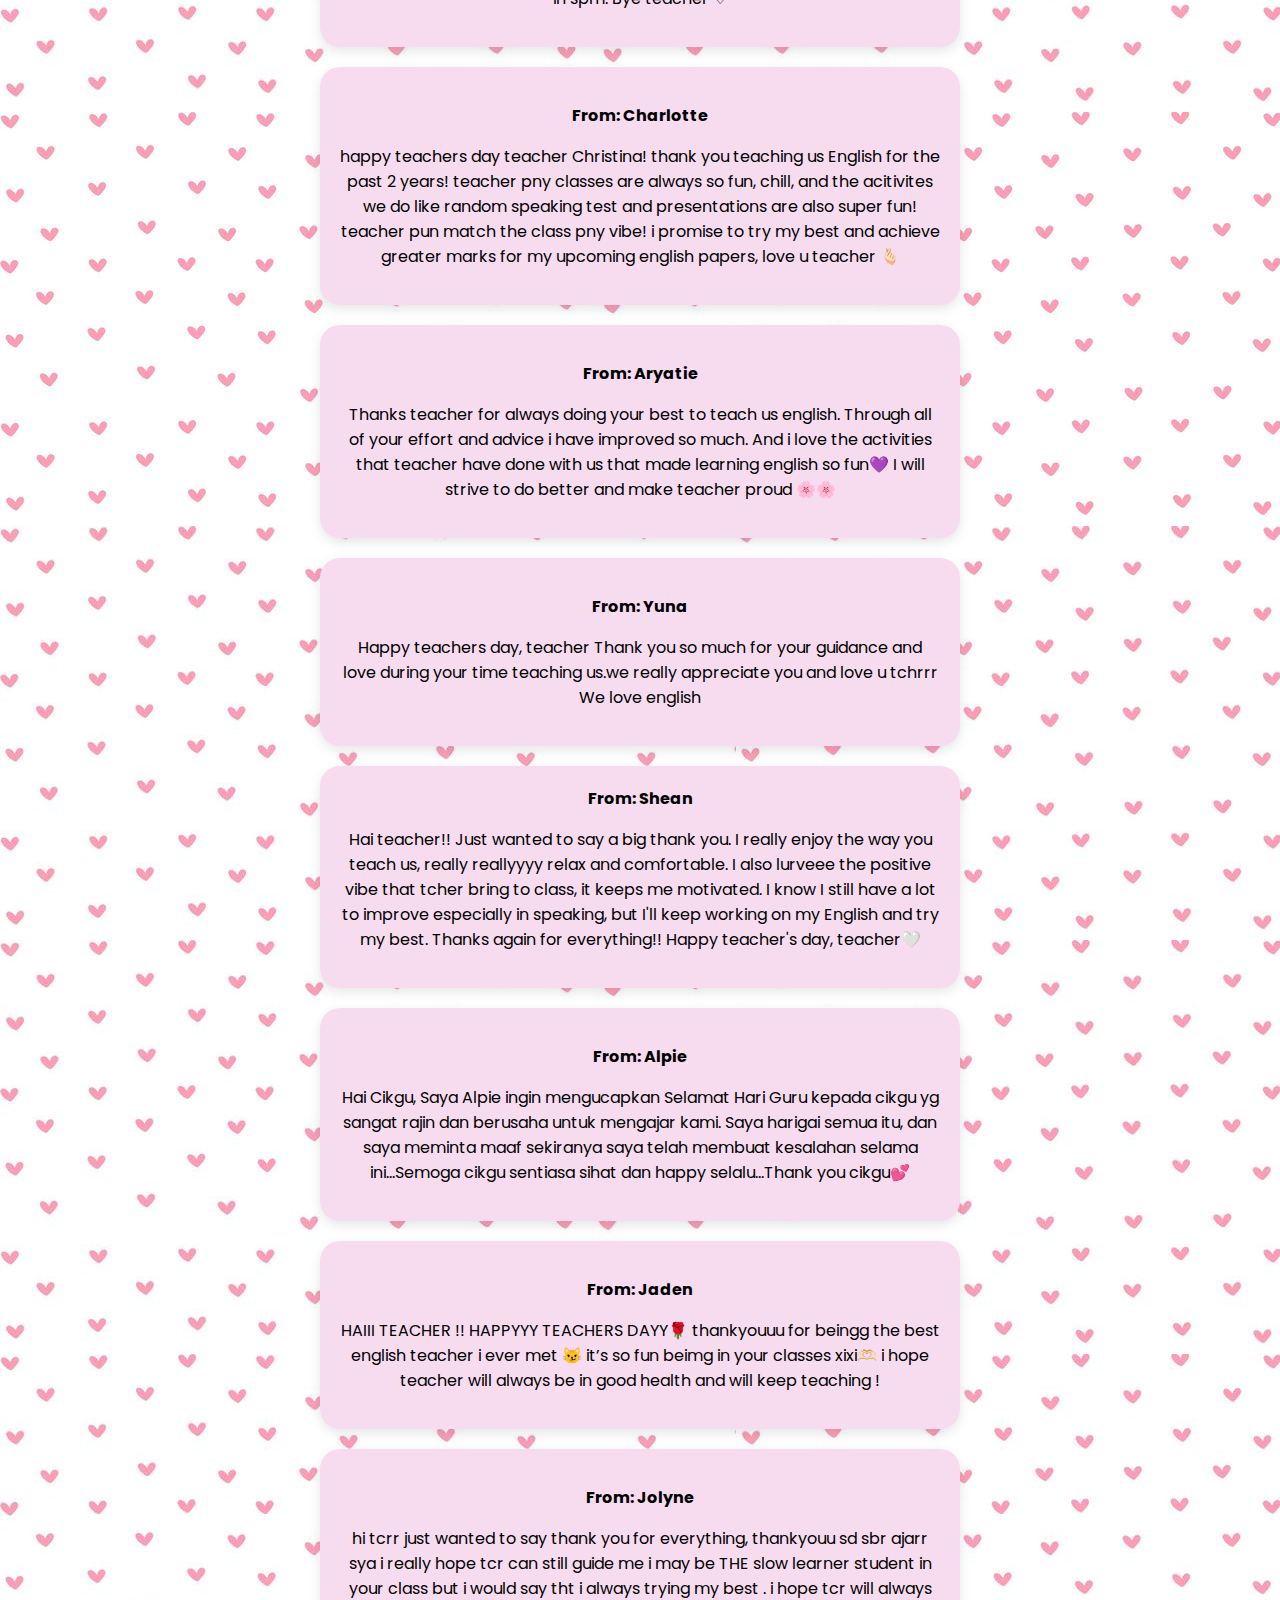
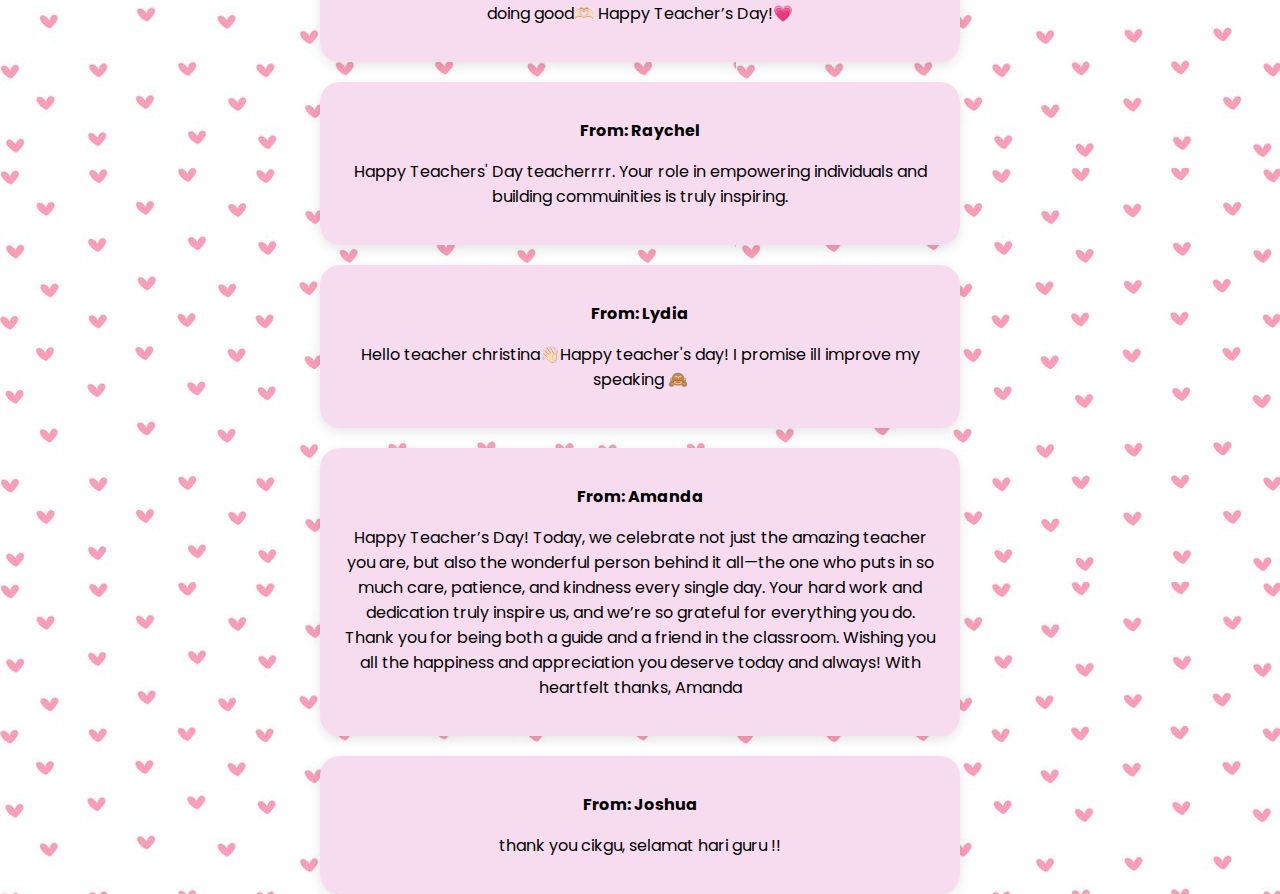
<file: christina.html>
<!DOCTYPE html>
<html lang="en">
<head>
  <meta charset="UTF-8">
  <title>Message for you</title>
  <link href="https://fonts.googleapis.com/css2?family=Poppins&display=swap" rel="stylesheet">
  <style>
    
    body {
      font-family: 'Poppins', sans-serif;
      margin: 0;
      padding: 30px 10px;
      background: linear-gradient(to bottom right, #ffccf9, #cceeff);
      background-image: url('pictureheart.jpeg');
      background-repeat: repeat;
      text-align: center;
      height: 100vh;
    }

    h1 {
      color: #ff69b4;
    }

    .letter {
      background-color: #f7dcf0;
      padding: 20px;
      margin: 20px auto;
      max-width: 600px;
      border-radius: 20px;
      box-shadow: 0 4px 12px rgba(0, 0, 0, 0.1);
    }

    .video-container {
      margin: 20px auto;
    }

    video {
      width: 80%;
      max-width: 600px;
      border-radius: 10px;
      box-shadow: 0 4px 10px rgba(0, 0, 0, 0.2);
    }
  </style>
  <script> 
    }

    // Only allow one video to play at a time
    window.addEventListener('DOMContentLoaded', () => {
      const videos = document.querySelectorAll('video');
      videos.forEach((video) => {
        video.addEventListener('play', () => {
          videos.forEach(v => {
            if (v !== video) v.pause();
          });
        });
      });
    });
  </script>
</head>
<body>
  
  <div class="container">
  <h1>Dear Teacher Christina,</h1>

  <div class="letter">
    <p><strong>From: Atifah</strong></p>
    <p>Hi teacher Christina,
For this wonderful celebration we celebrate dedicated to you 
      and all the teachers, i want to say thank you for all your 
      support and always there to help us when we in need especially 
      when we're busy with our electives subject, you always there 
      to help us relax a bit. Lets hope for the better in this journey, 
      Happy teacher's day, may teacher have a wonderful day! ;)</p>
  </div>

  <div class="letter">
    <p><strong>From: Nikki</strong></p>
    <p>Hello Teacher Christina🫶🏻 I just wanted to say thank
      you for these past two years. You’ve been such a big 
      part of my journey, and I really appreciate all the 
      effort you’ve put into teaching us👏🏻 You’ve helped 
      me become more confident with my writing and speaking, 
      and I’m so grateful for that. Once again, thank you teacher, 
      happy teacher's day💜
</p>
  </div>

  <div class="letter">
    <p><strong>From: Esther</strong></p>
    <p>happy teachers day, teacher christina! terima kasih atas segala bimbingan dan
    usaha cikgu mendidk kami. saya berusaha juga untuk mendapat markah 
    yang cemerlang di spm nanti. happy teachers' day !! </p>
  </div>

  <div class="letter">
    <p><Strong>From: Federeco</Strong></p>
    <p> thank you cikgu</p>
  </div>

  <div class="letter">
    <p><strong> From: Lea</strong></p>
    <p>Hi tcrr, thank you for being really patient with us
    and always cares for us, I hope to learn more from you
    to get better grades. may you live your life with full of 
    happiness, happy teacher's day!</p>
  </div>

  <div class="letter">
    <p><strong>From: Melvyna</strong></p>
    <p>Hello tchr, first of all, thank you for teaching in our class 
      for almost 2 years with a lot of patience and care. I want you
      to know that we are very sorry for being naughty sometimes and 
      I'm also very sorry if I've done any inconvenience behaviors 
      toward you for this past 2 years that I didn't aware it will make
      you angry, sad or disappointed. Secondly, i know you already 
      been a very veryy good tchr to us and at some moment I also see 
     you as a mother figure to us or maybe it's just me but nevermind
      I just want to let you know that we love you for being a very patient, 
      lovely, caring and understanding tchr and also we love english!. Thirdly,
      you have been a good tchr that always assisting us when we have problems in 
      learning english especially grammars and though i have to admit that my grammar 
      still haven't reach a very satisfying level yet but as I grow up I'll never
      stop improving my english or become selfish with the helps and memories of
      your teaching in mind ❤️ also for your information i didn't use any internet or 
      google translate in process of making this letter, this is my pure english 😅 
      except for some word that I didn't know how to spell then terpaksa search a
      bit la only a bit I'm being honest ☺️ hopefully doesn't have a lot of 
      grammar error la 🤗 don't worry trial and spm I will do my very best and push 
      to my limit to get that A+ result for my english subject!anywayss it finally 
      come to an end of my letter, sorry for taking so long hihi happyy teacher's 
      dayy to youu!! may you have a special day teacher 🫶🏻 very sincerely from me, melvyna 5.1</p>
  </div>

  <div class="letter">
    <p><strong>From: Verolisa</strong></p>
    <p>Thank you for making English such an enjoyable and inspiring subject,
      your passion for teaching and your encouragement have helped me personally 
      to grow not just in language, but as well as confidence, I'm truly grateful 
      for your guidance and patience, wishing you a wonderful life, teacher 
      deserve all the appreciation and more!🫶🏻happy teacher's day!!</p>
  </div>

  <div class="letter">
    <p><strong>From: Jonathon</strong></p>
    <p>Thank you tchr for being so patient
      when teaching. even tho tchr sometimes get annoyed at my essays(assumption). Even tho,
      thank you for teaching, teacher💪.</p>
  
  </div>

  <div class="letter">
    <p><strong>From: Harraz</strong></p>
    <p>happy teacher's day cikgu , semoga diberikan kesihatan yang baik serta 
      dipermudahkan urusan , berkati semua ilmu yang cikgu beri kepada saya 
      dan doakan kecemerlangan kami sekelas</p>
  </div>

  <div class="letter">
    <p><strong>From: Bryan</strong></p>
    <p>terima kasih cgu sbb ajar kmi utk buat latihan </p>
  </div>

  <div class="letter">
    <p><strong>From: Nicole</strong></p>
    <p>Hello teacher.. I just wanted to express my gratitude for being 
      such a gentle and attentive english teacher to us! I love
      how teacher is always hoping for the best for us all. Teacher
      is a wonderful person who's always patient and understanding
      to us and we are eternally grateful for that. May we achieve 
      the best results in SPM one day to prove to teacher that your 
      efforts in teaching us relentlessly won't be in vain ❤️</p>
  </div>

  <div class="letter">
    <p><strong>From: Rehuella</strong></p>
    <p>hi teacher, happy teacher's day!! thank you for 
      teaching me diligently and with full of patience, 
      I know i am very loud sometimes and very naughty, i 
      am really sorry for my immature personality. I PROMISE 
      that i will get an A or A+ in spm. Bye teacher ♡</p>
  </div>

  <div class="letter">
    <p><strong>From: Charlotte</strong></p>
    <p>happy teachers day teacher Christina! thank you teaching 
      us English for the past 2 years! teacher pny classes
      are always so fun, chill, and the acitivites we do like 
      random speaking test and presentations are also super fun! 
      teacher pun match the class pny vibe! i promise to try my best 
      and achieve greater marks for my upcoming english papers, love u teacher 🫰🏻</p>
  </div>

  <div class="letter">
    <p><strong>From: Aryatie</strong></p>
    <p>Thanks teacher for always doing your best to teach us english.
      Through all of your effort and advice i have improved so much. 
      And i love the activities that teacher have done with us that 
      made learning english so fun💜 I will strive to do better and 
      make teacher proud 🌸🌸</p>
  </div>

  <div class="letter">
    <p><strong>From: Yuna</strong></p>
    <p>Happy teachers day, teacher Thank you
    so much for your guidance and love during your time teaching us.we really appreciate you and love
    u tchrrr
    We love english</p>
  </div>

  <div class="letter"
    <p><strong>From: Shean</strong>
    <p>Hai teacher!! Just wanted to say a big thank you. I really
      enjoy the way you teach us, really reallyyyy relax and comfortable. 
      I also lurveee the positive vibe that tcher bring to class, it
      keeps me motivated. I know I still have a lot to improve 
      especially in speaking, but I'll keep working on my English 
      and try my best. Thanks again for everything!! Happy teacher's day, teacher🤍</p>
  </div>

  <div class="letter">
    <p><strong>From: Alpie</strong></p>
    <p>Hai Cikgu, Saya Alpie ingin mengucapkan Selamat Hari 
    Guru kepada cikgu yg sangat rajin dan berusaha untuk mengajar kami.
    Saya harigai semua itu, dan saya meminta maaf sekiranya saya telah membuat kesalahan
    selama ini...Semoga cikgu sentiasa sihat dan happy selalu...Thank you cikgu💕</p>

  </div>

  <div class="letter">
    <p><strong>From: Jaden</strong></p>
    <p>HAIII TEACHER !! HAPPYYY TEACHERS DAYY🌹 thankyouuu for 
      beingg the best english teacher i ever met 😼 it’s so 
      fun beimg in your classes xixi🫶🏻 i hope teacher will always
      be in good health and will keep teaching !</p>
  </div>

  <div class="letter">
    <p><strong>From: Jolyne</strong></p>
    <p>hi tcrr just wanted to say thank you for everything,
      thankyouu sd sbr ajarr sya i really hope tcr can still guide me i may be THE slow 
      learner student in your class but i would say tht i always trying my best .
      i hope tcr will always doing good🫶🏻
      Happy Teacher’s Day!💗</p>
  </div>

  <div class="letter">
    <p><strong>From: Raychel</strong></p>
    <p>Happy Teachers' Day teacherrrr. Your 
    role in empowering individuals and building commuinities is truly inspiring.</p>

  </div>

  <div class="letter">
    <p><strong>From: Lydia</strong></p>
    <p>Hello teacher christina👋🏻Happy teacher's day! I promise ill improve my speaking 🙈</p>
  </div>

  <div class="letter">
    <p><strong>From: Amanda</strong></p>
    <p>Happy Teacher’s Day!

Today, we celebrate not just the amazing teacher you are, but also the wonderful person behind it all—the one who puts in so much care, patience, and kindness every single day. Your hard work and dedication truly inspire us, and we’re so grateful for everything you do.

Thank you for being both a guide and a friend in the classroom. Wishing you all the happiness and appreciation you deserve today and always!

With heartfelt thanks,
Amanda</p>

  </div>
    
  <div class="letter">
    <p><strong>From: Joshua</strong></p>
    <p>thank you cikgu, selamat hari guru !!</p>

  </div>
 </div>
</body>
</html>
</file>
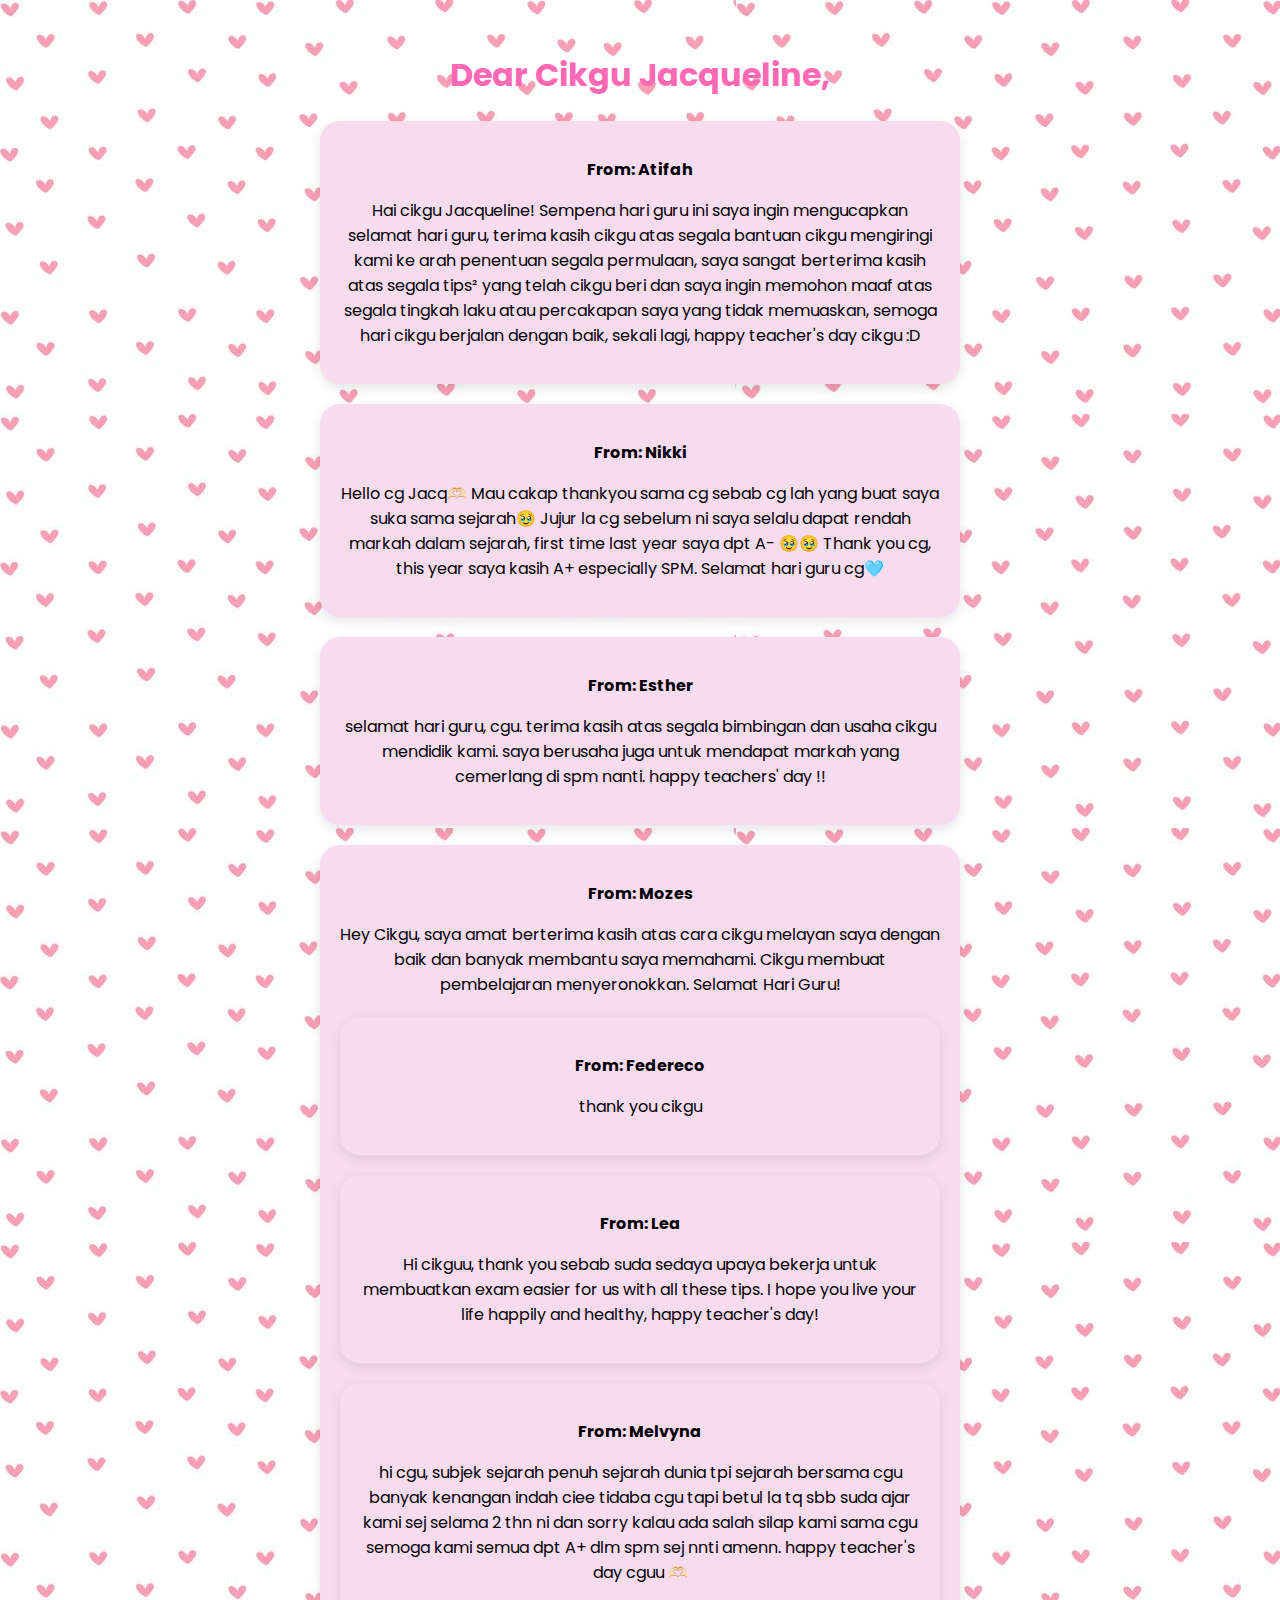
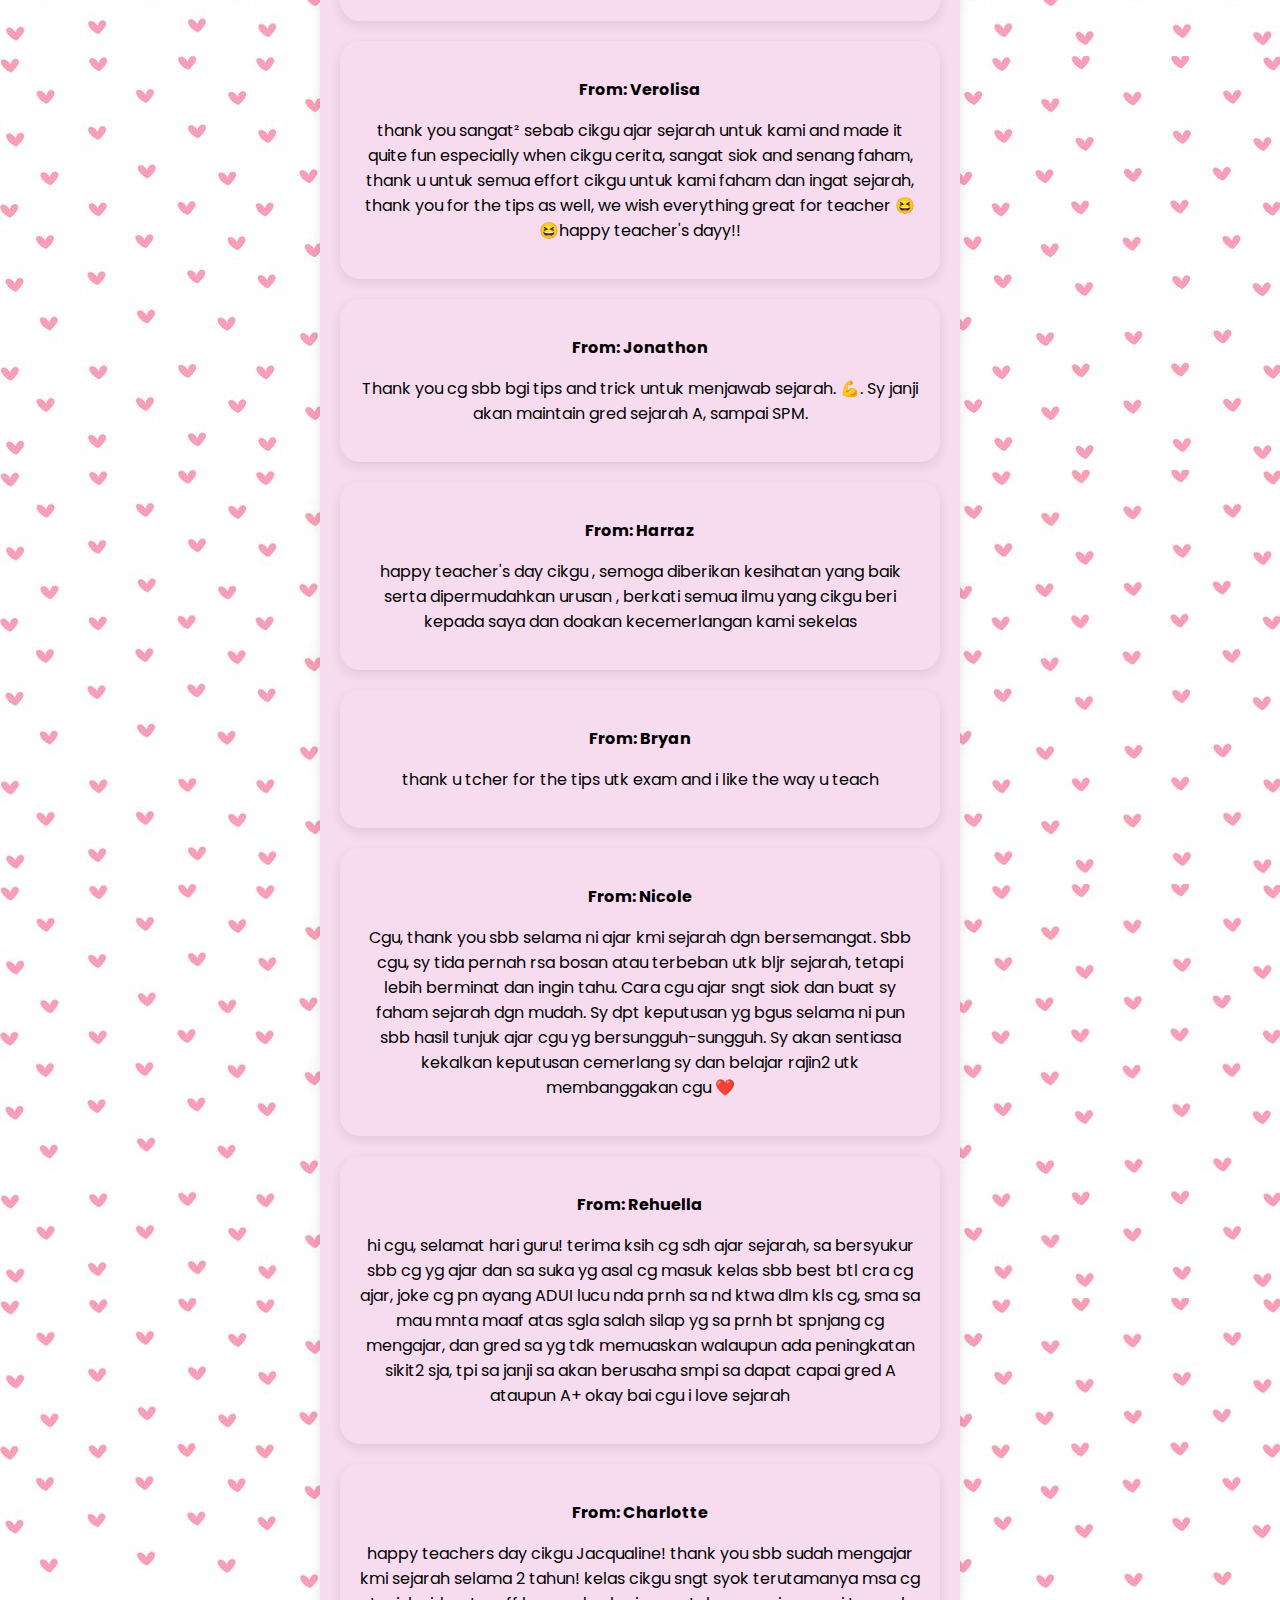
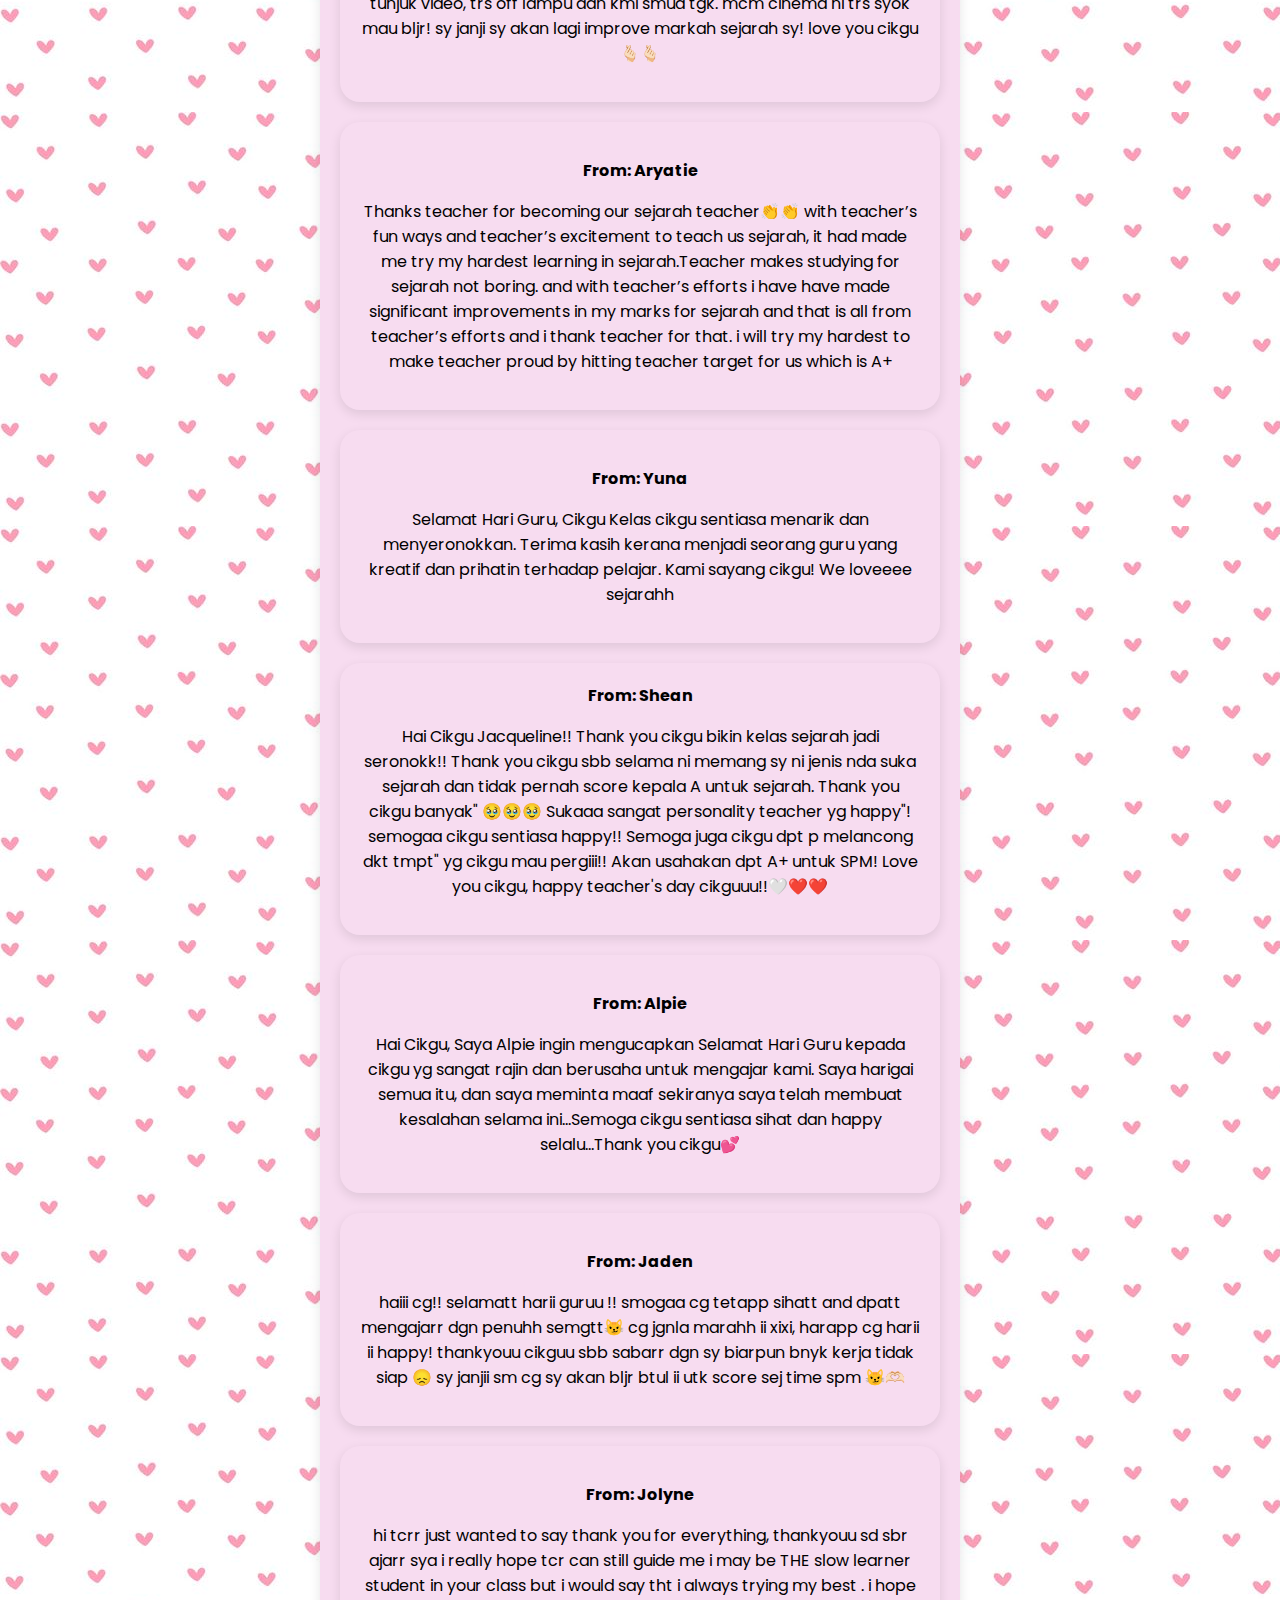
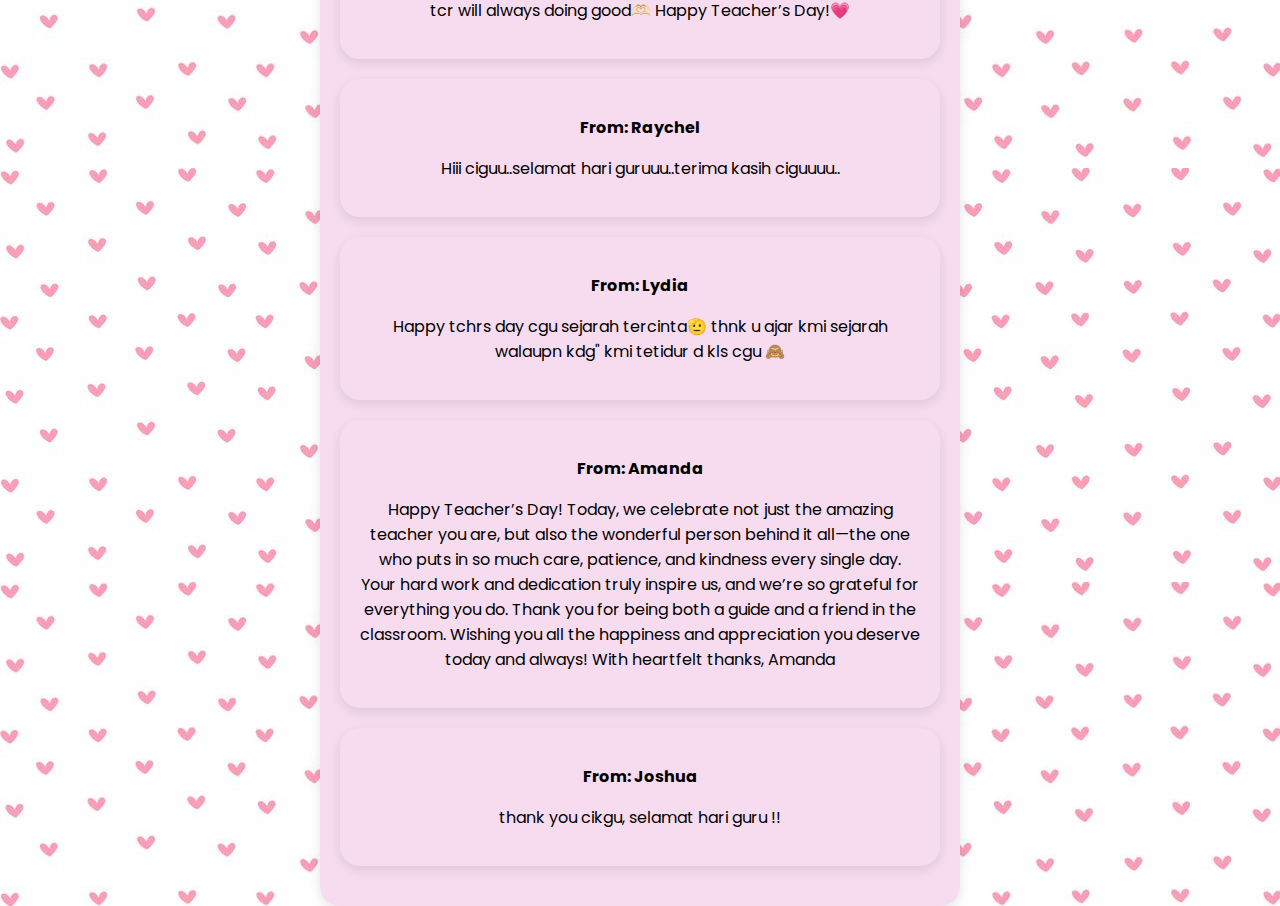
<file: jacqueline.html>
<!DOCTYPE html>
<html lang="en">
<head>
  <meta charset="UTF-8">
  <title>Message for you</title>
  <link href="https://fonts.googleapis.com/css2?family=Poppins&display=swap" rel="stylesheet">
  <style>
    
    body {
      font-family: 'Poppins', sans-serif;
      margin: 0;
      padding: 30px 10px;
      background: linear-gradient(to bottom right, #ffccf9, #cceeff);
      background-image: url('pictureheart.jpeg');
      background-repeat: repeat;
      text-align: center;
      height: 100vh;
      overflow: hidden;
    }

    h1 {
      color: #ff69b4;
    }

    .letter {
      background-color: #f7dcf0;
      padding: 20px;
      margin: 20px auto;
      max-width: 600px;
      border-radius: 20px;
      box-shadow: 0 4px 12px rgba(0, 0, 0, 0.1);
    }

    .video-container {
      margin: 20px auto;
    }

    video {
      width: 80%;
      max-width: 600px;
      border-radius: 10px;
      box-shadow: 0 4px 10px rgba(0, 0, 0, 0.2);
    }
  </style>
  <script> 
    }

    // Only allow one video to play at a time
    window.addEventListener('DOMContentLoaded', () => {
      const videos = document.querySelectorAll('video');
      videos.forEach((video) => {
        video.addEventListener('play', () => {
          videos.forEach(v => {
            if (v !== video) v.pause();
          });
        });
      });
    });
  </script>
</head>
<body>
  
  <div class="container">
  <h1>Dear Cikgu Jacqueline,</h1>

  <div class="letter">
    <p><strong>From: Atifah</strong></p>
    <p>Hai cikgu Jacqueline!
Sempena hari guru ini saya ingin mengucapkan selamat hari guru, 
      terima kasih cikgu atas segala bantuan cikgu mengiringi 
      kami ke arah penentuan segala permulaan, saya sangat berterima 
      kasih atas segala tips² yang telah cikgu beri dan saya ingin
      memohon maaf atas segala tingkah laku atau percakapan saya 
      yang tidak memuaskan, semoga hari cikgu berjalan dengan baik,
      sekali lagi, happy teacher's day cikgu :D</p>
  </div>

  <div class="letter">
    <p><strong>From: Nikki</strong></p>
    <p>Hello cg Jacq🫶🏻 Mau cakap thankyou sama
      cg sebab cg lah yang buat saya suka sama sejarah🥹
      Jujur la cg sebelum ni saya selalu dapat rendah 
      markah dalam sejarah, first time last year saya 
      dpt A- 🥹🥹 Thank you cg, this year saya kasih A+ 
      especially SPM. Selamat hari guru cg🩵‎</p>
  </div>

  <div class="letter">
    <p><strong>From: Esther</strong></p>
    <p>selamat hari guru, cgu. terima kasih atas segala bimbingan dan
    usaha cikgu mendidik kami. saya berusaha juga untuk mendapat markah 
    yang cemerlang di spm nanti. happy teachers' day !! </p>
  </div>

  <div class="letter">
    <p><strong>From: Mozes</strong></p>
    <p>Hey Cikgu, saya amat berterima kasih atas cara cikgu melayan 
      saya dengan baik dan banyak membantu saya memahami. Cikgu membuat
      pembelajaran menyeronokkan. Selamat Hari Guru!</p>
  
    <div class="letter">
    <p><Strong>From: Federeco</Strong></p>
    <p> thank you cikgu</p>
  </div>

  <div class="letter">
    <p><strong> From: Lea</strong></p>
    <p>Hi cikguu, thank you sebab suda sedaya upaya bekerja 
      untuk membuatkan exam easier for us with all these tips. 
      I hope you live your life happily and healthy, happy teacher's day!</p>
  </div>

  <div class="letter">
    <p><strong>From: Melvyna</strong></p>
    <p>hi cgu, subjek sejarah penuh sejarah dunia tpi 
      sejarah bersama cgu banyak kenangan indah ciee tidaba cgu 
      tapi betul la tq sbb suda ajar kami sej selama 2 thn ni dan 
      sorry kalau ada salah silap kami sama cgu semoga kami semua
      dpt A+ dlm spm sej nnti amenn. happy teacher's day cguu 🫶🏻</p>
  </div>

  <div class="letter">
    <p><strong>From: Verolisa</strong></p>
    <p>thank you sangat² sebab cikgu ajar sejarah untuk
      kami and made it quite fun especially when cikgu cerita,
      sangat siok and senang faham, thank u untuk semua effort
      cikgu untuk kami faham dan ingat sejarah, thank you for
      the tips as well, we wish everything great for teacher
      😆😆happy teacher's dayy!!</p>
  </div>

  <div class="letter">
    <p><strong>From: Jonathon</strong></p>
    <p>Thank you cg sbb bgi tips and trick untuk menjawab sejarah. 
      💪. Sy janji akan maintain gred sejarah A, sampai SPM.</p>
  </div>

  <div class="letter">
    <p><strong>From: Harraz</strong></p>
    <p>happy teacher's day cikgu , semoga diberikan kesihatan yang baik serta 
      dipermudahkan urusan , berkati semua ilmu yang cikgu beri kepada saya 
      dan doakan kecemerlangan kami sekelas</p>
  </div>

  <div class="letter">
    <p><strong>From: Bryan</strong></p>
    <p>thank u tcher for the tips utk exam and i like the way u teach</p>
  </div>

  <div class="letter">
    <p><strong>From: Nicole</strong></p>
    <p>Cgu, thank you sbb selama ni ajar kmi sejarah dgn bersemangat.
      Sbb cgu, sy tida pernah rsa bosan atau terbeban utk bljr sejarah, 
      tetapi lebih berminat dan ingin tahu. Cara cgu ajar sngt siok dan 
      buat sy faham sejarah dgn mudah. Sy dpt keputusan yg bgus selama 
      ni pun sbb hasil tunjuk ajar cgu yg bersungguh-sungguh. Sy akan 
      sentiasa kekalkan keputusan cemerlang sy dan belajar rajin2 utk 
       membanggakan cgu ❤️</p>
  </div>

  <div class="letter">
    <p><strong>From: Rehuella</strong></p>
    <p>hi cgu, selamat hari guru! terima ksih cg sdh ajar sejarah,
      sa bersyukur sbb cg yg ajar dan sa suka yg asal cg masuk 
      kelas sbb best btl cra cg ajar, joke cg pn ayang ADUI lucu
      nda prnh sa nd ktwa dlm kls cg, sma sa mau mnta maaf atas 
      sgla salah silap yg sa prnh bt spnjang cg mengajar, dan 
      gred sa yg tdk memuaskan walaupun ada peningkatan sikit2 
      sja, tpi sa janji sa akan berusaha smpi sa dapat capai 
      gred A ataupun A+ okay bai cgu i love sejarah</p>
  </div>

  <div class="letter">
    <p><strong>From: Charlotte</strong></p>
    <p>happy teachers day cikgu Jacqualine! thank you 
      sbb sudah mengajar kmi sejarah selama 2 tahun! 
      kelas cikgu sngt syok terutamanya msa cg tunjuk video,
      trs off lampu dan kmi smua tgk. mcm cinema ni trs syok 
      mau bljr! sy janji sy akan lagi improve markah sejarah
      sy! love you cikgu 🫰🏻🫰🏻</p>
  </div>

  <div class="letter">
    <p><strong>From: Aryatie</strong></p>
    <p>Thanks teacher for becoming our sejarah teacher👏👏 with teacher’s 
      fun ways and teacher’s excitement to teach us sejarah, it had made 
      me try my hardest learning in sejarah.Teacher makes studying for
      sejarah not boring. and with teacher’s efforts i have have made 
      significant improvements in my marks for sejarah and that
      is all from teacher’s efforts and i thank teacher for that.
      i will try my hardest to make teacher proud by hitting teacher 
      target for us which is A+</p>
  </div>

  <div class="letter">
    <p><strong>From: Yuna</strong></p>
    <p>Selamat Hari Guru, Cikgu 
      Kelas cikgu sentiasa menarik dan menyeronokkan. Terima kasih kerana 
      menjadi seorang guru yang kreatif dan prihatin terhadap
      pelajar. Kami sayang cikgu!
      We loveeee sejarahh</p>
  </div>

  <div class="letter"
    <p><strong>From: Shean</strong>
    <p>Hai Cikgu Jacqueline!! Thank you cikgu bikin kelas 
      sejarah jadi seronokk!! Thank you cikgu sbb selama ni memang 
      sy ni jenis nda suka sejarah dan tidak pernah score kepala A 
      untuk sejarah. Thank you cikgu banyak" 🥹🥹🥹 Sukaaa sangat 
      personality teacher yg happy"! semogaa cikgu sentiasa happy!!
      Semoga juga cikgu dpt p melancong dkt tmpt" yg cikgu mau pergiii!! 
      Akan usahakan dpt A+ untuk SPM! Love you cikgu, happy teacher's day cikguuu!!🤍❤️❤️</p>
  </div>

  <div class="letter">
    <p><strong>From: Alpie</strong></p>
    <p>Hai Cikgu, Saya Alpie ingin mengucapkan Selamat Hari 
    Guru kepada cikgu yg sangat rajin dan berusaha untuk mengajar kami.
    Saya harigai semua itu, dan saya meminta maaf sekiranya saya telah membuat kesalahan
    selama ini...Semoga cikgu sentiasa sihat dan happy selalu...Thank you cikgu💕</p>

  </div>

  <div class="letter">
    <p><strong>From: Jaden</strong></p>
    <p>haiii cg!! selamatt harii guruu !! smogaa cg 
      tetapp sihatt and dpatt mengajarr dgn penuhh semgtt😼 
      cg jgnla marahh ii xixi, harapp cg harii ii happy! 
      thankyouu cikguu sbb sabarr dgn sy biarpun bnyk kerja 
      tidak siap 😞 sy janjii sm cg sy akan bljr btul ii utk 
      score sej time spm 😼🫶🏻  </p>
  </div>

  <div class="letter">
    <p><strong>From: Jolyne</strong></p>
    <p>hi tcrr just wanted to say thank you for everything,
      thankyouu sd sbr ajarr sya i really hope tcr can still guide me i may be THE slow 
      learner student in your class but i would say tht i always trying my best .
      i hope tcr will always doing good🫶🏻
      Happy Teacher’s Day!💗</p>
  </div>

  <div class="letter">
    <p><strong>From: Raychel</strong></p>
    <p>Hiii ciguu..selamat hari guruuu..terima kasih ciguuuu..</p>

  </div>

  <div class="letter">
    <p><strong>From: Lydia</strong></p>
    <p>Happy tchrs day cgu sejarah tercinta🫡
      thnk u ajar kmi sejarah walaupn kdg" kmi tetidur d kls cgu 🙈</p>
  </div>

  <div class="letter">
    <p><strong>From: Amanda</strong></p>
    <p>Happy Teacher’s Day!

Today, we celebrate not just the amazing teacher you are, but also the wonderful person behind it all—the one who puts in so much care, patience, and kindness every single day. Your hard work and dedication truly inspire us, and we’re so grateful for everything you do.

Thank you for being both a guide and a friend in the classroom. Wishing you all the happiness and appreciation you deserve today and always!

With heartfelt thanks,
Amanda</p>

  </div>
    
  <div class="letter">
    <p><strong>From: Joshua</strong></p>
    <p>thank you cikgu, selamat hari guru !!</p>

  </div>
 </div> 
</body>
</html>
</file>
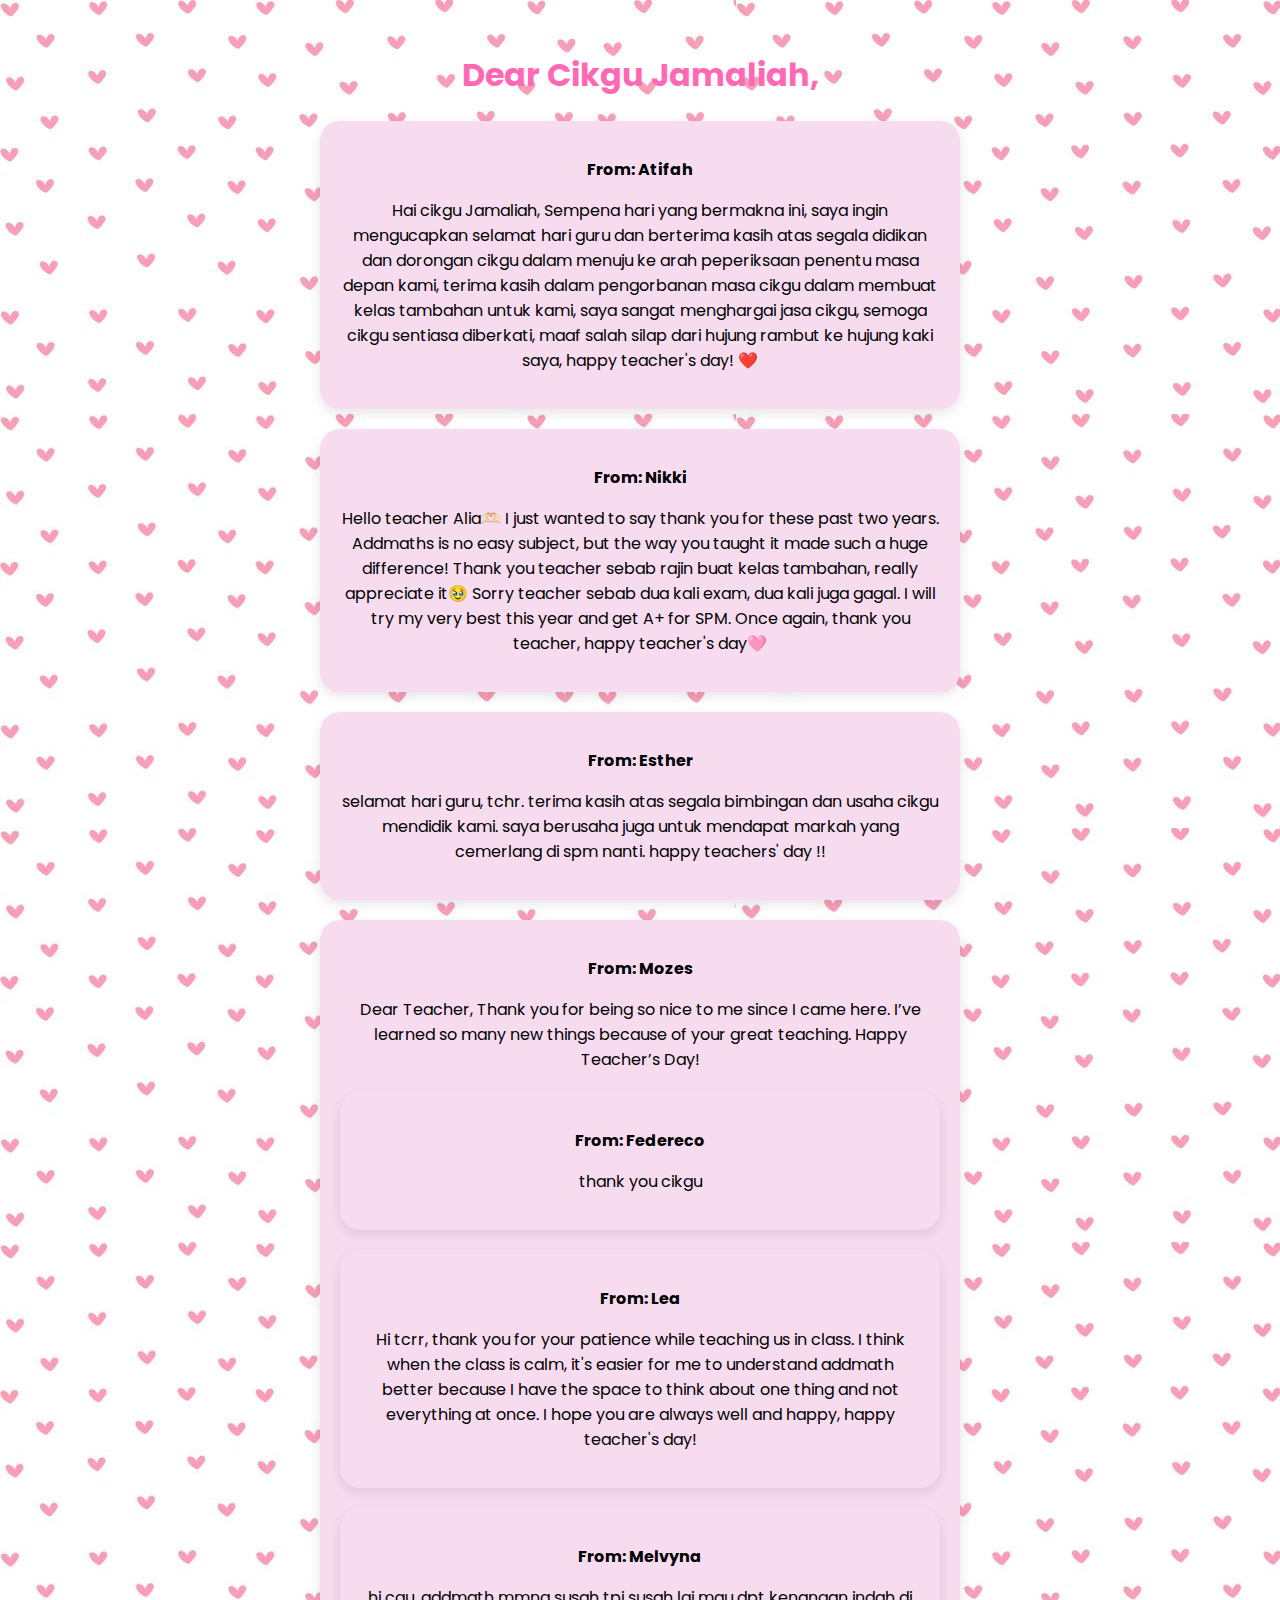
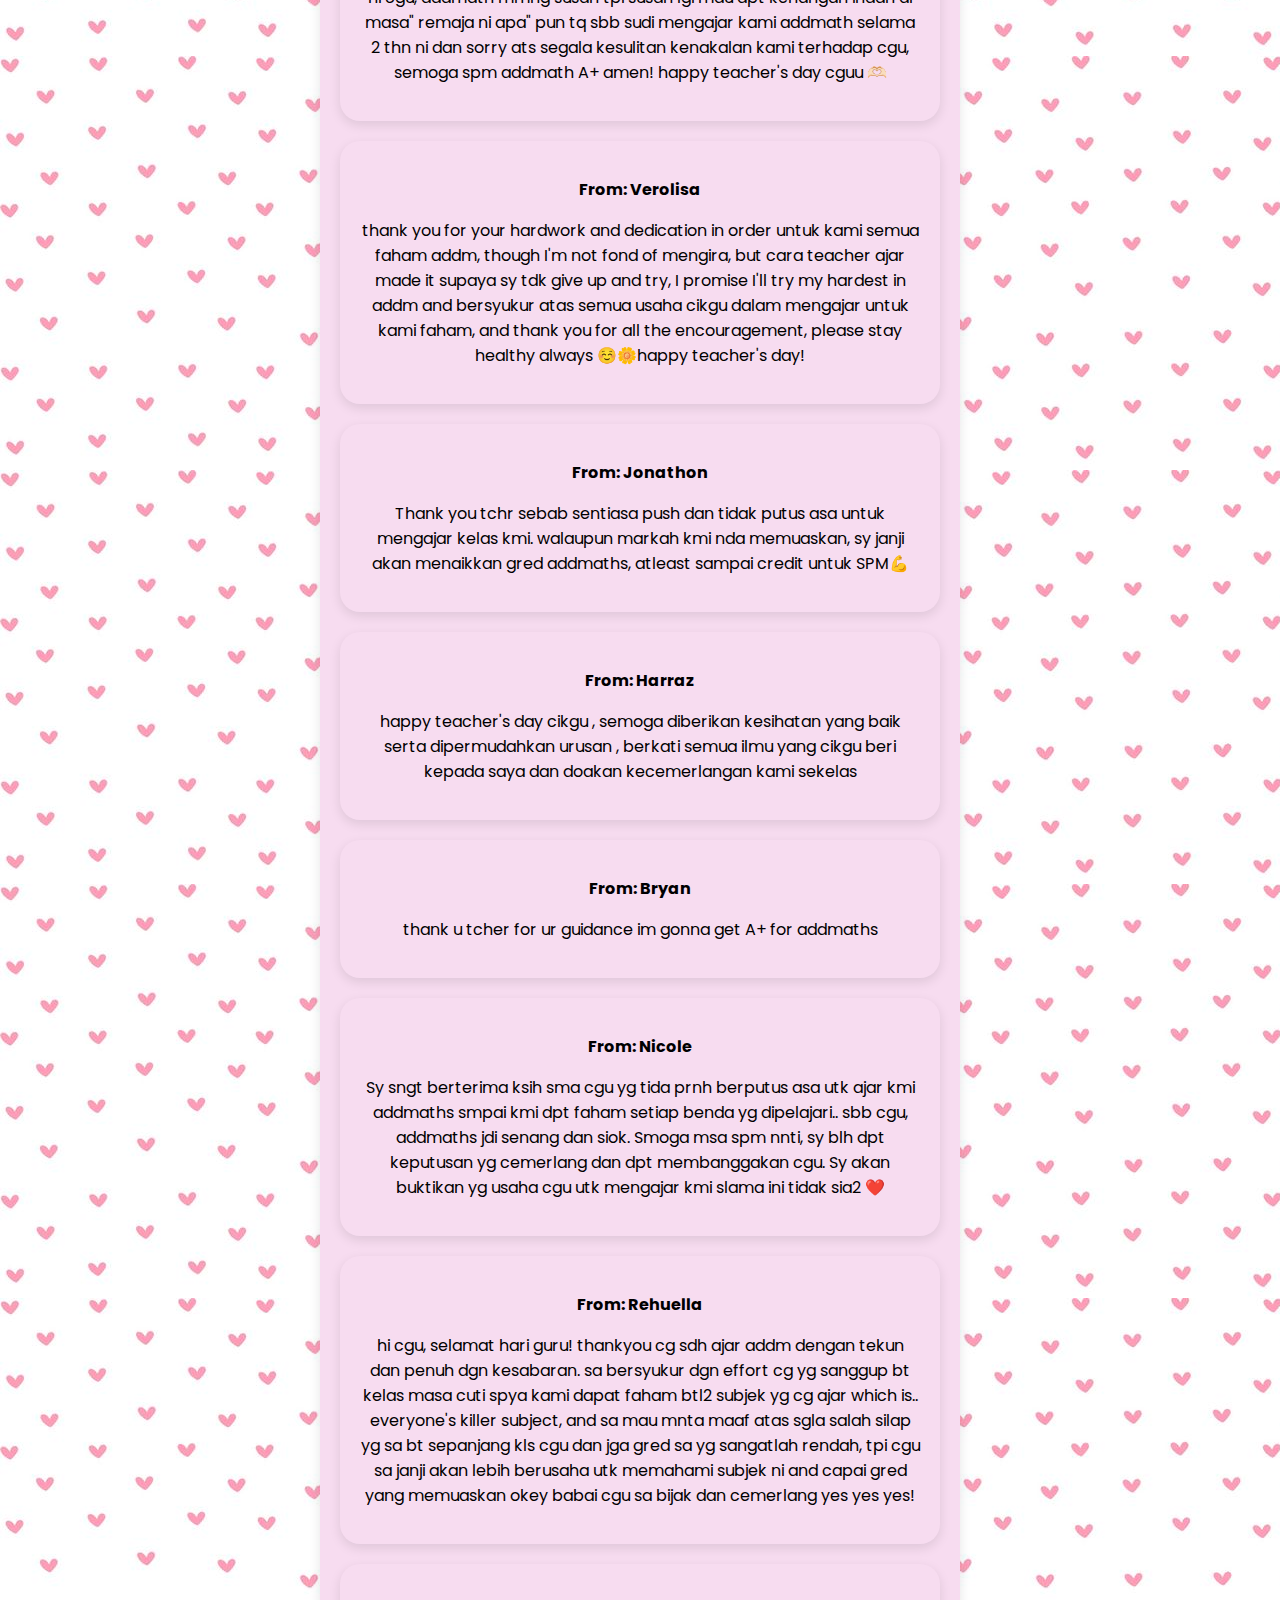
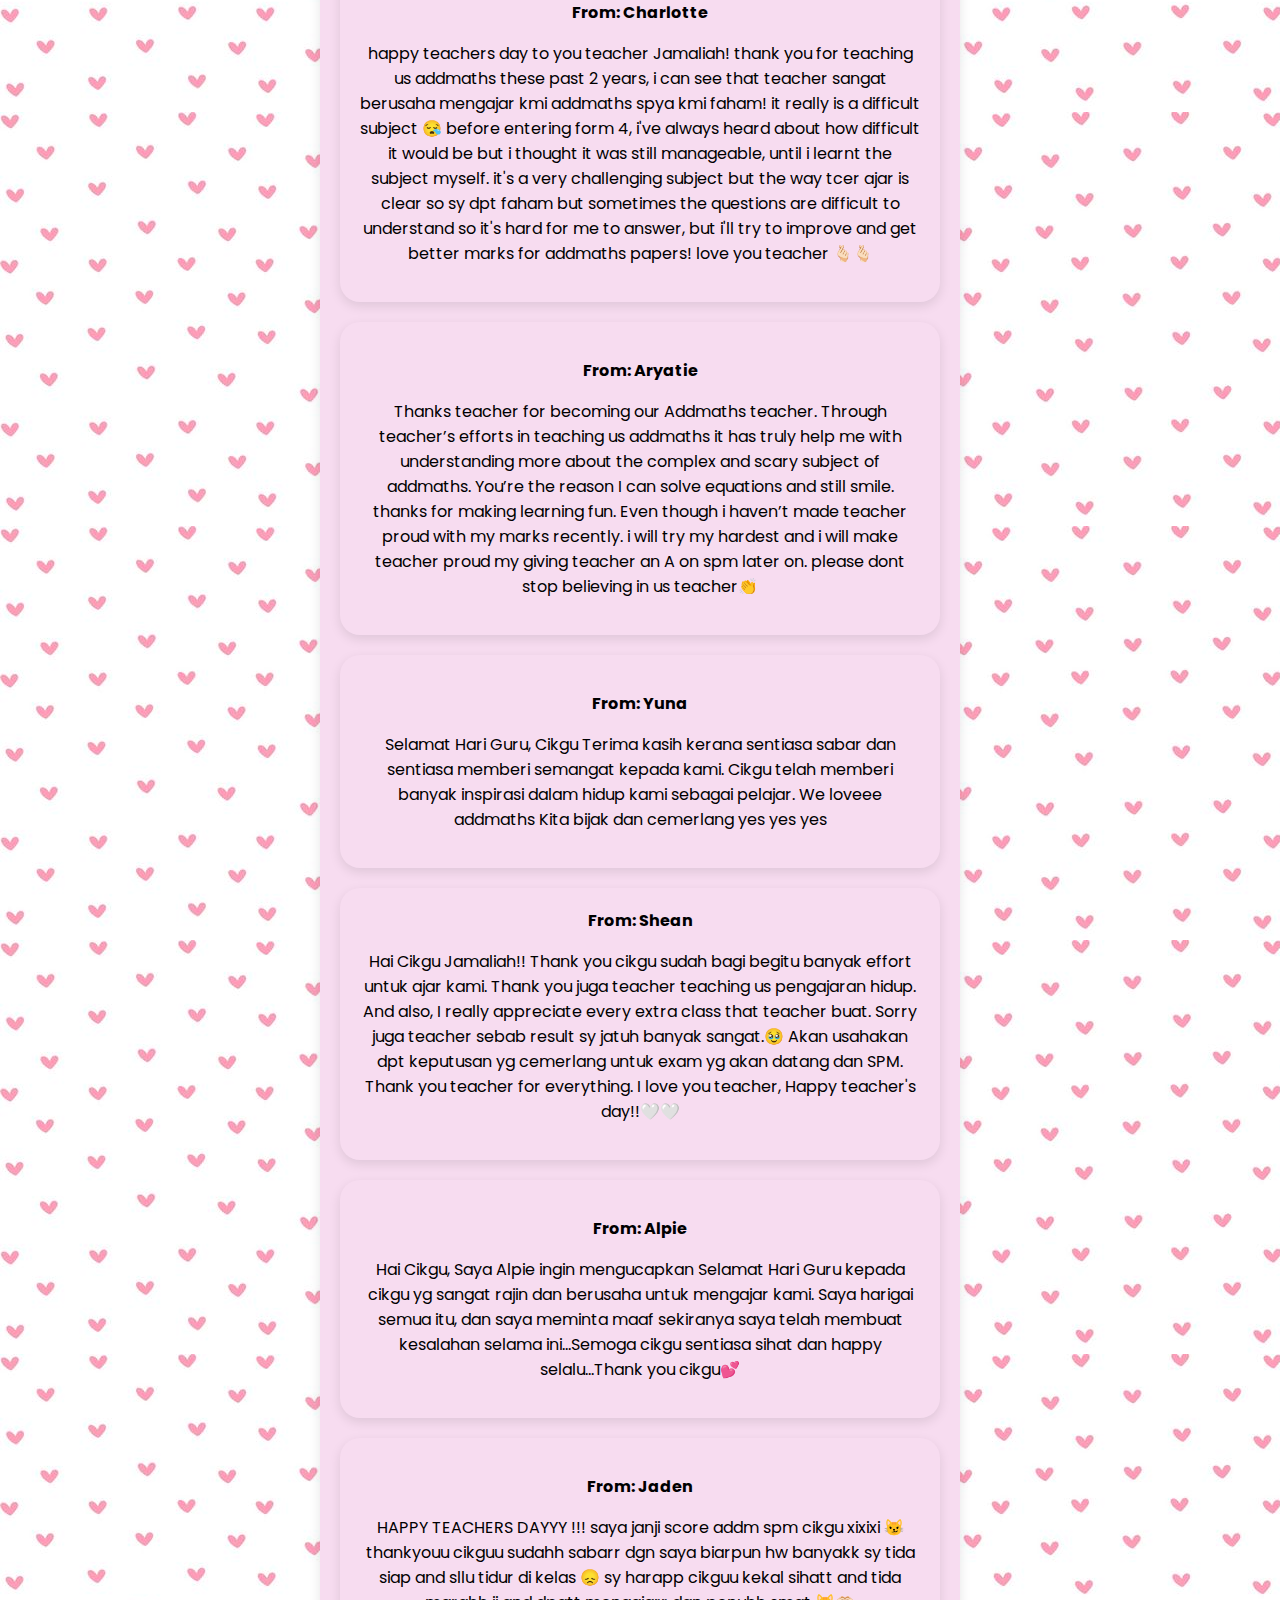
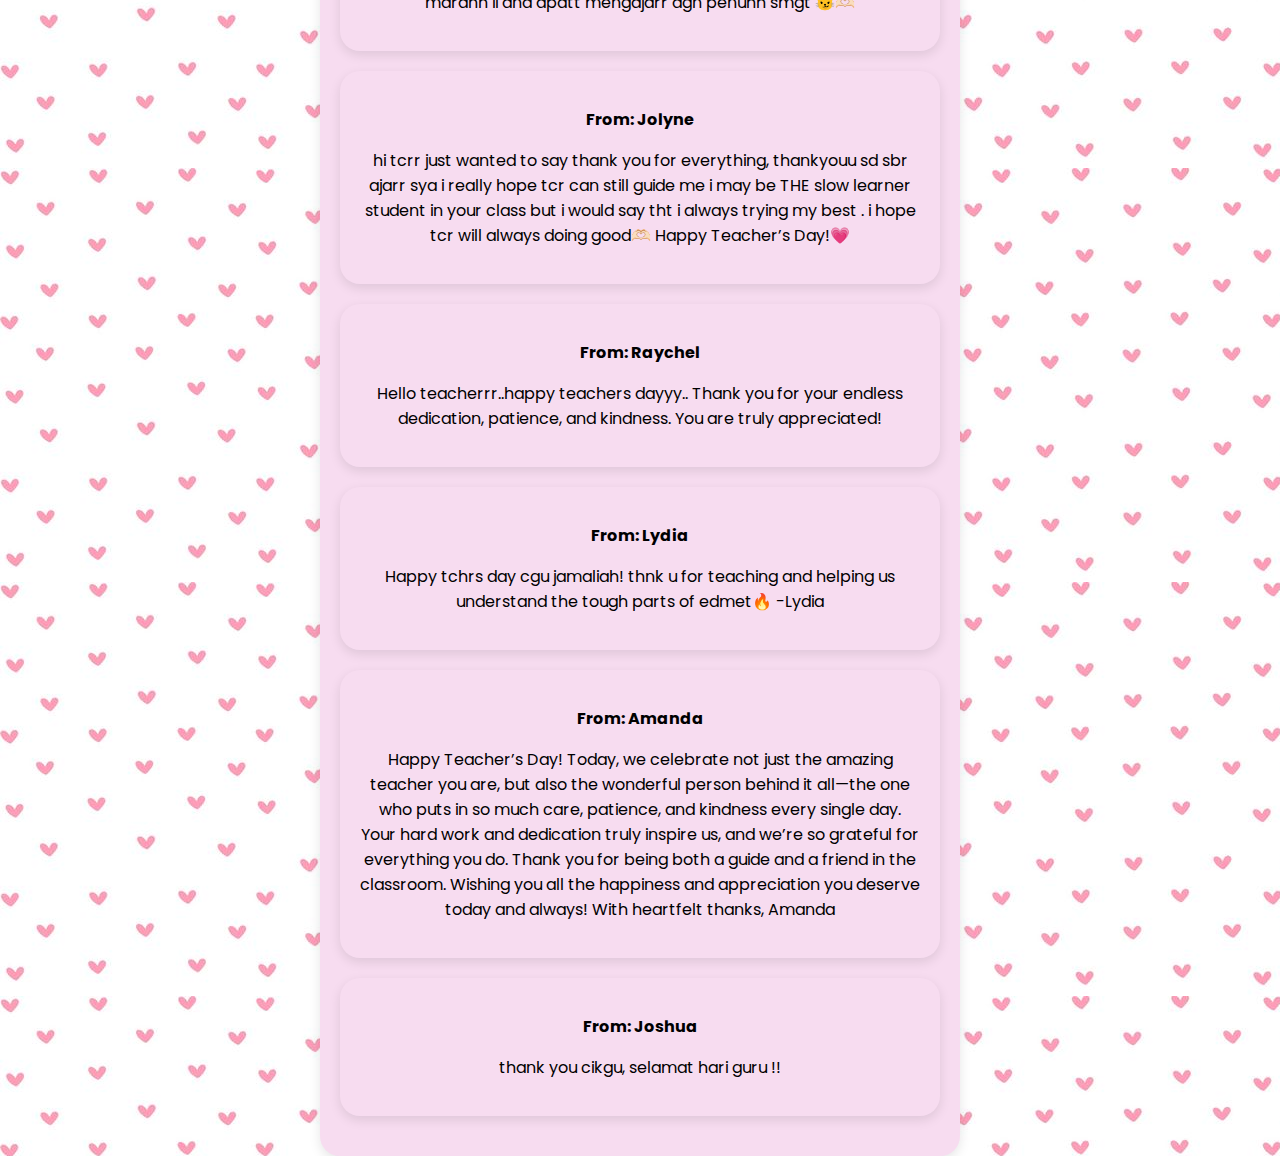
<file: jamaliah.html>
<!DOCTYPE html>
<html lang="en">
<head>
  <meta charset="UTF-8">
  <title>Message for you</title>
  <link href="https://fonts.googleapis.com/css2?family=Poppins&display=swap" rel="stylesheet">
  <style>
    
    body {
      font-family: 'Poppins', sans-serif;
      margin: 0;
      padding: 30px 10px;
      background: linear-gradient(to bottom right, #ffccf9, #cceeff);
      background-image: url('pictureheart.jpeg');
      background-repeat: repeat;
      text-align: center;
      height: 100vh;
      overflow: hidden;
    }

    h1 {
      color: #ff69b4;
    }

    .letter {
      background-color: #f7dcf0;
      padding: 20px;
      margin: 20px auto;
      max-width: 600px;
      border-radius: 20px;
      box-shadow: 0 4px 12px rgba(0, 0, 0, 0.1);
    }

    .video-container {
      margin: 20px auto;
    }

    video {
      width: 80%;
      max-width: 600px;
      border-radius: 10px;
      box-shadow: 0 4px 10px rgba(0, 0, 0, 0.2);
    }
  </style>
  <script> 
    }

    // Only allow one video to play at a time
    window.addEventListener('DOMContentLoaded', () => {
      const videos = document.querySelectorAll('video');
      videos.forEach((video) => {
        video.addEventListener('play', () => {
          videos.forEach(v => {
            if (v !== video) v.pause();
          });
        });
      });
    });
  </script>
</head>
<body>
  
  <div class="container">
  <h1>Dear Cikgu Jamaliah,</h1>

  <div class="letter">
    <p><strong>From: Atifah</strong></p>
    <p>Hai cikgu Jamaliah,
Sempena hari yang bermakna ini, saya ingin mengucapkan selamat hari
      guru dan berterima kasih atas segala didikan dan dorongan 
      cikgu dalam menuju ke arah peperiksaan penentu masa depan kami, 
      terima kasih dalam pengorbanan masa cikgu dalam membuat kelas 
      tambahan untuk kami, saya sangat menghargai jasa cikgu, 
      semoga cikgu sentiasa diberkati, maaf salah silap dari hujung
      rambut ke hujung kaki saya, happy teacher's day! ❤️</p>
  </div>

  <div class="letter">
    <p><strong>From: Nikki</strong></p>
    <p>Hello teacher Alia🫶🏻 I just wanted to say
      thank you for these past two years. Addmaths is 
      no easy subject, but the way you taught it made such a
      huge difference! Thank you teacher sebab rajin buat
      kelas tambahan, really appreciate it🥹 Sorry teacher
      sebab dua kali exam, dua kali juga gagal. I will try my very
      best this year and get A+ for SPM. Once again, thank you teacher, 
      happy teacher's day🩷</p>
  </div>

  <div class="letter">
    <p><strong>From: Esther</strong></p>
    <p>selamat hari guru, tchr. terima kasih atas segala bimbingan dan
    usaha cikgu mendidik kami. saya berusaha juga untuk mendapat markah 
    yang cemerlang di spm nanti. happy teachers' day !! </p>
  </div>

  <div class="letter">
    <p><strong>From: Mozes</strong></p>
    <p>Dear Teacher, Thank you for being so nice to me since I came here.
      I’ve learned so many new things because of your great teaching.
      Happy Teacher’s Day!</p>
    
  <div class="letter">
    <p><Strong>From: Federeco</Strong></p>
    <p> thank you cikgu</p>
  </div>

  <div class="letter">
    <p><strong> From: Lea</strong></p>
    <p>Hi tcrr, thank you for your patience while teaching us in class. 
      I think when the class is calm, it's easier for me to understand 
      addmath better because I have the space to think about one thing 
      and not everything at once. I hope you are always well and happy, 
      happy teacher's day!</p>
  </div>

  <div class="letter">
    <p><strong>From: Melvyna</strong></p>
    <p>hi cgu, addmath mmng susah tpi susah lgi mau dpt
      kenangan indah di masa" remaja ni apa" pun tq sbb sudi 
      mengajar kami addmath selama 2 thn ni dan sorry ats segala
      kesulitan kenakalan kami terhadap cgu, semoga spm addmath A+
      amen! happy teacher's day cguu 🫶🏻</p>
  </div>

  <div class="letter">
    <p><strong>From: Verolisa</strong></p>
    <p>thank you for your hardwork and dedication in order 
      untuk kami semua faham addm, though I'm not fond of 
      mengira, but cara teacher ajar made it supaya sy tdk
      give up and try, I promise I'll try my hardest in addm 
      and bersyukur atas semua usaha cikgu dalam mengajar untuk
      kami faham, and thank you for all the encouragement, 
      please stay healthy always ☺️🌼happy teacher's day!</p>
  </div>

  <div class="letter">
    <p><strong>From: Jonathon</strong></p>
    <p>Thank you tchr sebab sentiasa push dan tidak 
      putus asa untuk mengajar kelas kmi. walaupun 
      markah kmi nda memuaskan, sy janji akan menaikkan
      gred addmaths, atleast sampai credit untuk SPM💪</p>
  </div>

  <div class="letter">
    <p><strong>From: Harraz</strong></p>
    <p>happy teacher's day cikgu , semoga diberikan kesihatan yang baik serta 
      dipermudahkan urusan , berkati semua ilmu yang cikgu beri kepada saya 
      dan doakan kecemerlangan kami sekelas</p>
  </div>

  <div class="letter">
    <p><strong>From: Bryan</strong></p>
    <p>thank u tcher for ur guidance im gonna get A+ for addmaths</p>
  </div>

  <div class="letter">
    <p><strong>From: Nicole</strong></p>
    <p>Sy sngt berterima ksih sma cgu yg tida prnh berputus 
      asa utk ajar kmi addmaths smpai kmi dpt faham 
setiap benda yg dipelajari.. sbb cgu, addmaths jdi senang 
      dan siok. Smoga msa spm nnti, sy blh dpt keputusan
      yg cemerlang dan dpt membanggakan cgu. Sy akan
      buktikan yg usaha cgu utk mengajar kmi slama ini tidak sia2 ❤️</p>
  </div>

  <div class="letter">
    <p><strong>From: Rehuella</strong></p>
    <p>hi cgu, selamat hari guru! thankyou cg sdh ajar
addm dengan tekun dan penuh dgn kesabaran. sa bersyukur 
dgn effort cg yg sanggup bt kelas masa cuti spya kami 
dapat faham btl2 subjek yg cg ajar which is.. everyone's
killer subject, and sa mau mnta maaf atas sgla salah silap
yg sa bt sepanjang kls cgu dan jga gred sa yg sangatlah 
rendah, tpi cgu sa janji akan lebih berusaha utk memahami 
subjek ni and capai gred yang memuaskan okey babai cgu sa
bijak dan cemerlang yes yes yes!</p>
  </div>

  <div class="letter">
    <p><strong>From: Charlotte</strong></p>
    <p>happy teachers day to you teacher Jamaliah!
thank you for teaching us addmaths these past 2 years,
i can see that teacher sangat berusaha mengajar kmi 
addmaths spya kmi faham! it really is a difficult 
subject 😪 before entering form 4, i've always heard 
about how difficult it would be but i thought it was 
still manageable, until i learnt the subject myself. it's a very 
challenging subject but the way tcer ajar is clear so sy
dpt faham but sometimes the questions are difficult to understand 
so it's hard for me to answer, but i'll try to improve and get better
marks for addmaths papers! love you teacher 🫰🏻🫰🏻</p>
  </div>

  <div class="letter">
    <p><strong>From: Aryatie</strong></p>
    <p>Thanks teacher for becoming our Addmaths teacher. Through 
teacher’s efforts in teaching us addmaths it has truly help me with 
understanding more about the complex and scary subject of 
addmaths. You’re the reason I can solve equations and still smile. 
thanks for making learning fun. Even though i haven’t made teacher 
proud with my marks recently. i will try my hardest and i will 
make teacher proud my giving teacher an A on spm later on. 
please dont stop believing in us teacher👏</p>
  </div>

  <div class="letter">
    <p><strong>From: Yuna</strong></p>
    <p>Selamat Hari Guru, Cikgu 
Terima kasih kerana sentiasa sabar dan sentiasa 
memberi semangat kepada kami. Cikgu telah memberi banyak inspirasi dalam hidup kami sebagai pelajar.
We loveee addmaths 
Kita bijak dan cemerlang yes yes yes</p>
  </div>

  <div class="letter"
    <p><strong>From: Shean</strong>
    <p>Hai Cikgu Jamaliah!! Thank you cikgu sudah bagi begitu banyak effort untuk ajar kami. Thank you juga teacher 
     teaching us pengajaran hidup. And also, I really appreciate every extra class that teacher buat. 
     Sorry juga teacher sebab result sy jatuh banyak sangat.🥹 Akan usahakan dpt keputusan yg cemerlang 
     untuk exam yg akan datang dan SPM. Thank you teacher for everything. I love you teacher, Happy teacher's day!!🤍🤍</p>
  </div>

  <div class="letter">
    <p><strong>From: Alpie</strong></p>
    <p>Hai Cikgu, Saya Alpie ingin mengucapkan Selamat Hari 
    Guru kepada cikgu yg sangat rajin dan berusaha untuk mengajar kami.
    Saya harigai semua itu, dan saya meminta maaf sekiranya saya telah membuat kesalahan
    selama ini...Semoga cikgu sentiasa sihat dan happy selalu...Thank you cikgu💕</p>

  </div>

  <div class="letter">
    <p><strong>From: Jaden</strong></p>
    <p>HAPPY TEACHERS DAYYY !!! saya janji score addm spm cikgu
xixixi 😼 thankyouu cikguu sudahh sabarr dgn saya biarpun hw 
banyakk sy tida siap and sllu tidur di kelas 😞 sy harapp
cikguu kekal sihatt and tida marahh ii and dpatt mengajarr dgn penuhh smgt 😼🫶🏻 </p>
  </div>

  <div class="letter">
    <p><strong>From: Jolyne</strong></p>
    <p>hi tcrr just wanted to say thank you for everything,
      thankyouu sd sbr ajarr sya i really hope tcr can still guide me i may be THE slow 
      learner student in your class but i would say tht i always trying my best .
      i hope tcr will always doing good🫶🏻
      Happy Teacher’s Day!💗</p>
  </div>

  <div class="letter">
    <p><strong>From: Raychel</strong></p>
    <p>Hello teacherrr..happy teachers dayyy.. Thank you
     for your endless dedication, patience, and kindness. You are truly appreciated!</p>

  </div>

  <div class="letter">
    <p><strong>From: Lydia</strong></p>
    <p>Happy tchrs day cgu jamaliah! thnk u for teaching 
     and helping us understand the tough parts of edmet🔥

-Lydia</p>
  </div>

  <div class="letter">
    <p><strong>From: Amanda</strong></p>
    <p>Happy Teacher’s Day!

Today, we celebrate not just the amazing teacher you are, but also the wonderful person behind it all—the one who puts in so much care, patience, and kindness every single day. Your hard work and dedication truly inspire us, and we’re so grateful for everything you do.

Thank you for being both a guide and a friend in the classroom. Wishing you all the happiness and appreciation you deserve today and always!

With heartfelt thanks,
Amanda</p>

  </div>
    
  <div class="letter">
    <p><strong>From: Joshua</strong></p>
    <p>thank you cikgu, selamat hari guru !!</p>

  </div>
 </div> 
</body>
</html>
</file>
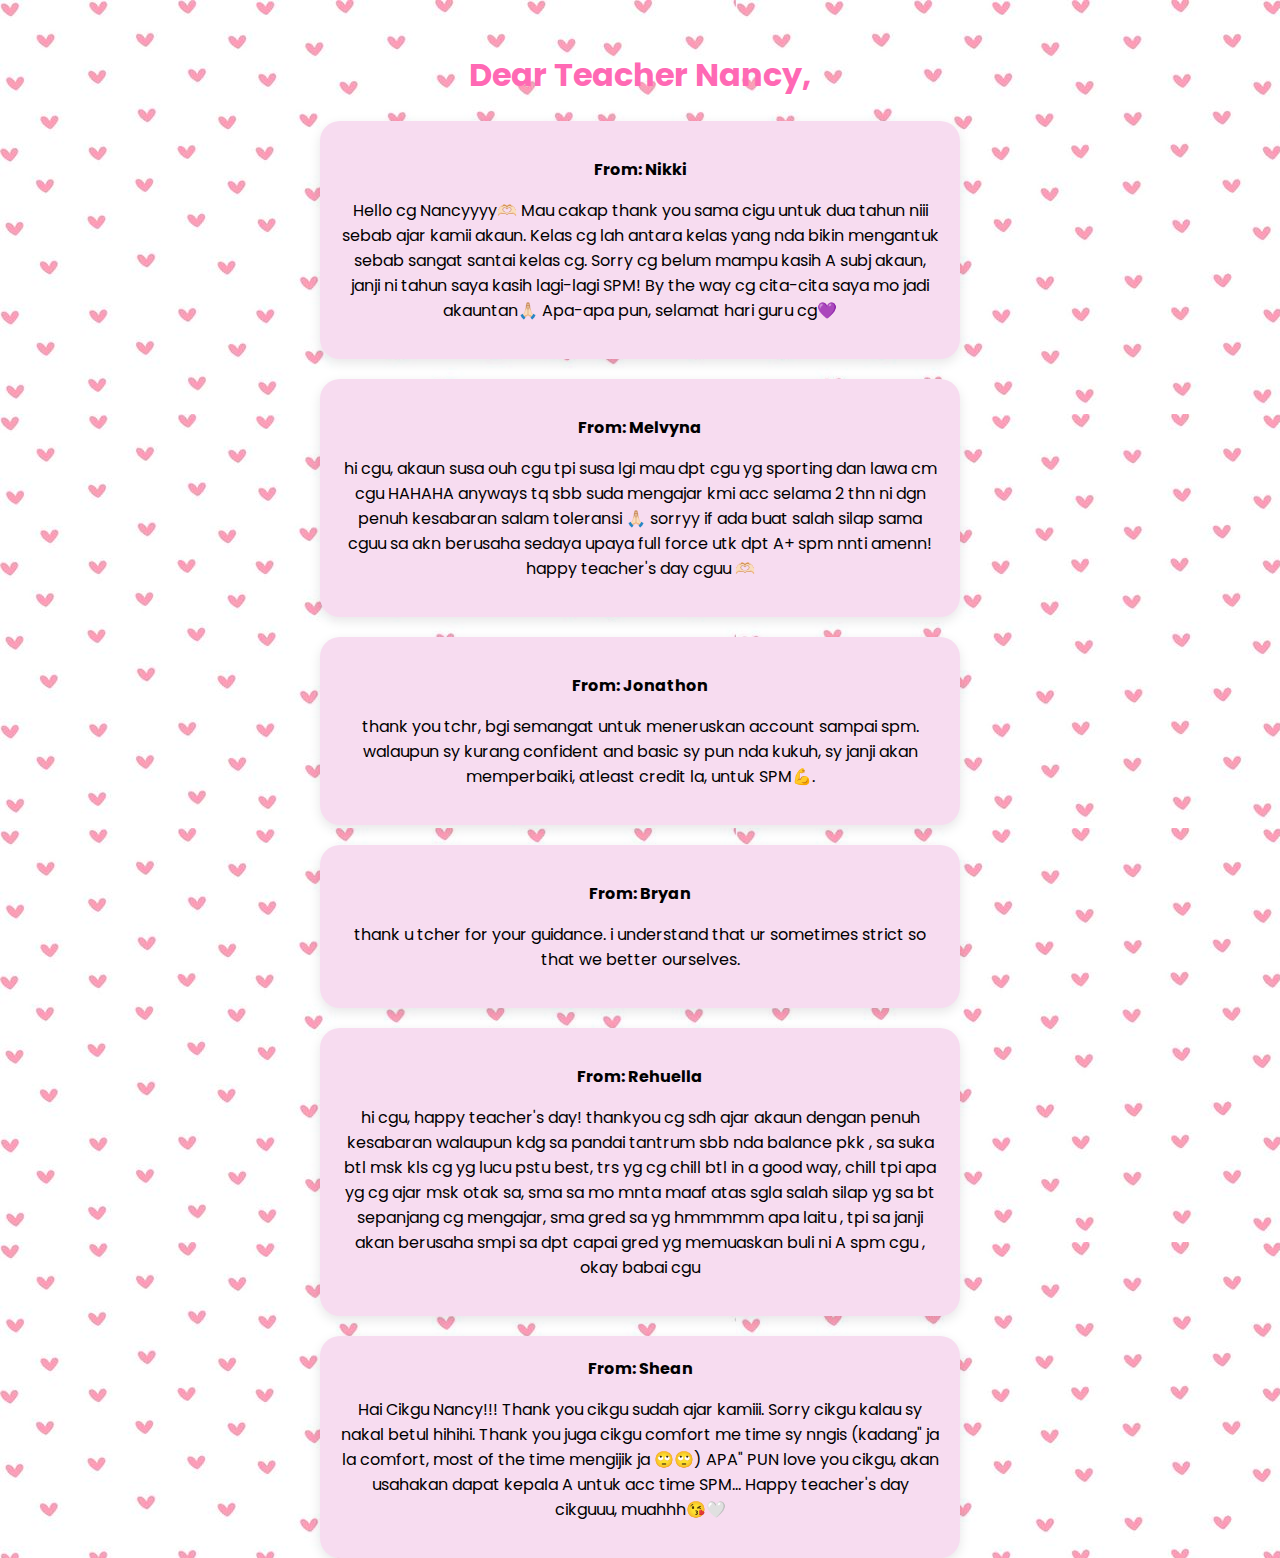
<file: nancy.html>
<!DOCTYPE html>
<html lang="en">
<head>
  <meta charset="UTF-8">
  <title>Message for you</title>
  <link href="https://fonts.googleapis.com/css2?family=Poppins&display=swap" rel="stylesheet">
  <style>
    
    body {
      font-family: 'Poppins', sans-serif;
      margin: 0;
      padding: 30px 10px;
      background: linear-gradient(to bottom right, #ffccf9, #cceeff);
      background-image: url('pictureheart.jpeg');
      background-repeat: repeat;
      text-align: center;
      height: 100vh;
    }

    h1 {
      color: #ff69b4;
    }

    .letter {
      background-color: #f7dcf0;
      padding: 20px;
      margin: 20px auto;
      max-width: 600px;
      border-radius: 20px;
      box-shadow: 0 4px 12px rgba(0, 0, 0, 0.1);
    }

    .video-container {
      margin: 20px auto;
    }

    video {
      width: 80%;
      max-width: 600px;
      border-radius: 10px;
      box-shadow: 0 4px 10px rgba(0, 0, 0, 0.2);
    }
  </style>
  <script> 
    }

    // Only allow one video to play at a time
    window.addEventListener('DOMContentLoaded', () => {
      const videos = document.querySelectorAll('video');
      videos.forEach((video) => {
        video.addEventListener('play', () => {
          videos.forEach(v => {
            if (v !== video) v.pause();
          });
        });
      });
    });
  </script>
</head>
<body>
  
  <div class="container">
  <h1>Dear Teacher Nancy,</h1>

  <div class="letter">
    <p><strong>From: Nikki</strong></p>
    <p>Hello cg Nancyyyy🫶🏻 Mau cakap thank 
      you sama cigu untuk dua tahun niii sebab ajar 
      kamii akaun. Kelas cg lah antara kelas yang nda
      bikin mengantuk sebab sangat santai kelas cg. 
      Sorry cg belum mampu kasih A subj akaun, janji 
      ni tahun saya kasih lagi-lagi SPM! By the way 
      cg cita-cita saya mo jadi akauntan🙏🏻 Apa-apa pun, 
      selamat hari guru cg💜
</p>
  </div>

  <div class="letter">
    <p><strong>From: Melvyna</strong></p>
    <p>hi cgu, akaun susa ouh cgu tpi susa lgi mau dpt cgu yg sporting dan
      lawa cm cgu HAHAHA anyways tq sbb suda mengajar kmi acc selama 2 
      thn ni dgn penuh kesabaran salam toleransi 🙏🏻 sorryy if ada buat
      salah silap sama cguu sa akn berusaha sedaya upaya full force utk 
      dpt A+ spm nnti amenn! happy teacher's day cguu 🫶🏻</p>
  </div>

  <div class="letter">
    <p><strong>From: Jonathon</strong></p>
    <p>thank you tchr, bgi semangat untuk meneruskan account sampai spm. 
      walaupun sy kurang confident and basic sy pun nda kukuh, sy janji 
      akan memperbaiki, atleast credit la, untuk SPM💪.</p>
  
  </div>

  <div class="letter">
    <p><strong>From: Bryan</strong></p>
    <p>thank u tcher for your guidance. i understand that ur sometimes strict so that we better ourselves.</p>
  </div>

  <div class="letter">
    <p><strong>From: Rehuella</strong></p>
    <p>hi cgu, happy teacher's day! thankyou cg sdh ajar akaun dengan penuh kesabaran walaupun
      kdg sa pandai tantrum sbb nda balance pkk , sa suka btl msk kls cg yg lucu pstu best,
      trs yg cg chill btl in a good way, chill tpi apa yg cg ajar msk otak sa, sma sa mo
      mnta maaf atas sgla salah silap yg sa bt sepanjang cg mengajar, sma gred sa 
      yg hmmmmm apa laitu , tpi sa janji akan berusaha smpi sa dpt capai gred yg
      memuaskan buli ni A spm cgu , okay babai cgu</p>
  </div>

  <div class="letter"
    <p><strong>From: Shean</strong>
    <p>Hai Cikgu Nancy!!! Thank you cikgu sudah ajar kamiii. Sorry cikgu kalau 
      sy nakal betul hihihi. Thank you juga cikgu comfort me time sy nngis (kadang" 
      ja la comfort, most of the time mengijik ja 🙄🙄) APA" PUN love you cikgu,
      akan usahakan dapat kepala A untuk acc time SPM... Happy teacher's day
      cikguuu, muahhh😘🤍</p>
  </div>

  <div>
 </div>
</body>
</html>
</file>
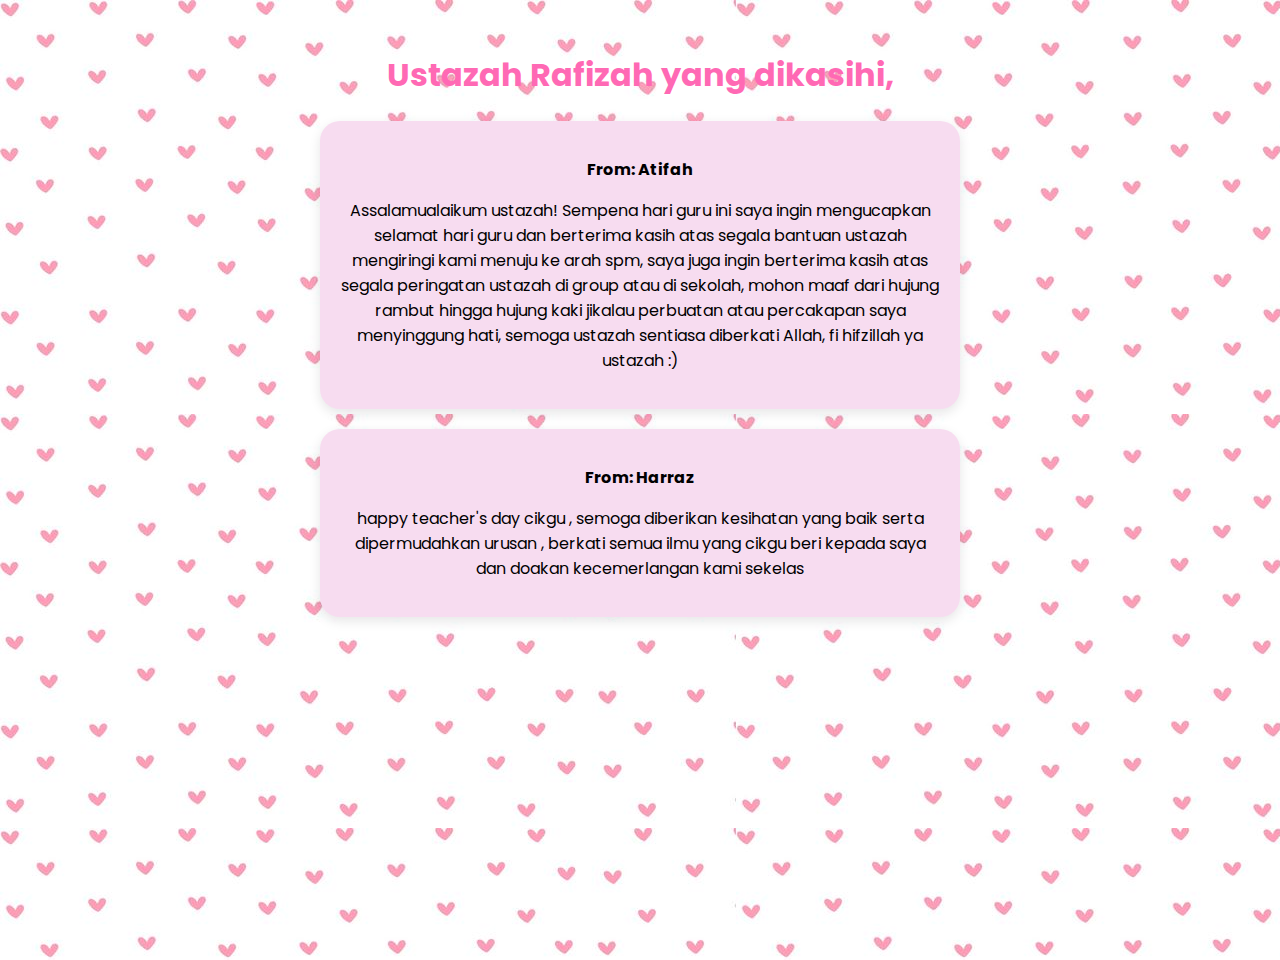
<file: rafizah.html>
<!DOCTYPE html>
<html lang="en">
<head>
  <meta charset="UTF-8">
  <title>Message for you</title>
  <link href="https://fonts.googleapis.com/css2?family=Poppins&display=swap" rel="stylesheet">
  <style>
    
    body {
      font-family: 'Poppins', sans-serif;
      margin: 0;
      padding: 30px 10px;
      background: linear-gradient(to bottom right, #ffccf9, #cceeff);
      background-image: url('pictureheart.jpeg');
      background-repeat: repeat;
      text-align: center;
      height: 100vh;
    }

    h1 {
      color: #ff69b4;
    }

    .letter {
      background-color: #f7dcf0;
      padding: 20px;
      margin: 20px auto;
      max-width: 600px;
      border-radius: 20px;
      box-shadow: 0 4px 12px rgba(0, 0, 0, 0.1);
    }

    .video-container {
      margin: 20px auto;
    }

    video {
      width: 80%;
      max-width: 600px;
      border-radius: 10px;
      box-shadow: 0 4px 10px rgba(0, 0, 0, 0.2);
    }
  </style>
  <script> 
    }

    // Only allow one video to play at a time
    window.addEventListener('DOMContentLoaded', () => {
      const videos = document.querySelectorAll('video');
      videos.forEach((video) => {
        video.addEventListener('play', () => {
          videos.forEach(v => {
            if (v !== video) v.pause();
          });
        });
      });
    });
  </script>
</head>
<body>
  
  <div class="container">
  <h1>Ustazah Rafizah yang dikasihi,</h1>

  <div class="letter">
    <p><strong>From: Atifah</strong></p>
    <p>Assalamualaikum ustazah!
Sempena hari guru ini saya ingin mengucapkan selamat
hari guru dan berterima kasih atas segala bantuan ustazah
mengiringi kami menuju ke arah spm, saya juga ingin 
berterima kasih atas segala peringatan ustazah di group 
atau di sekolah, mohon maaf dari hujung rambut hingga hujung 
kaki jikalau perbuatan atau percakapan saya menyinggung hati, semoga 
ustazah sentiasa diberkati Allah, fi hifzillah ya ustazah :)</p>
  </div>

  <div class="letter">
    <p><strong>From: Harraz</strong></p>
    <p>happy teacher's day cikgu , semoga diberikan kesihatan yang baik serta 
      dipermudahkan urusan , berkati semua ilmu yang cikgu beri kepada saya 
      dan doakan kecemerlangan kami sekelas</p>
  </div>
 </div>
</body>
</html>
</file>
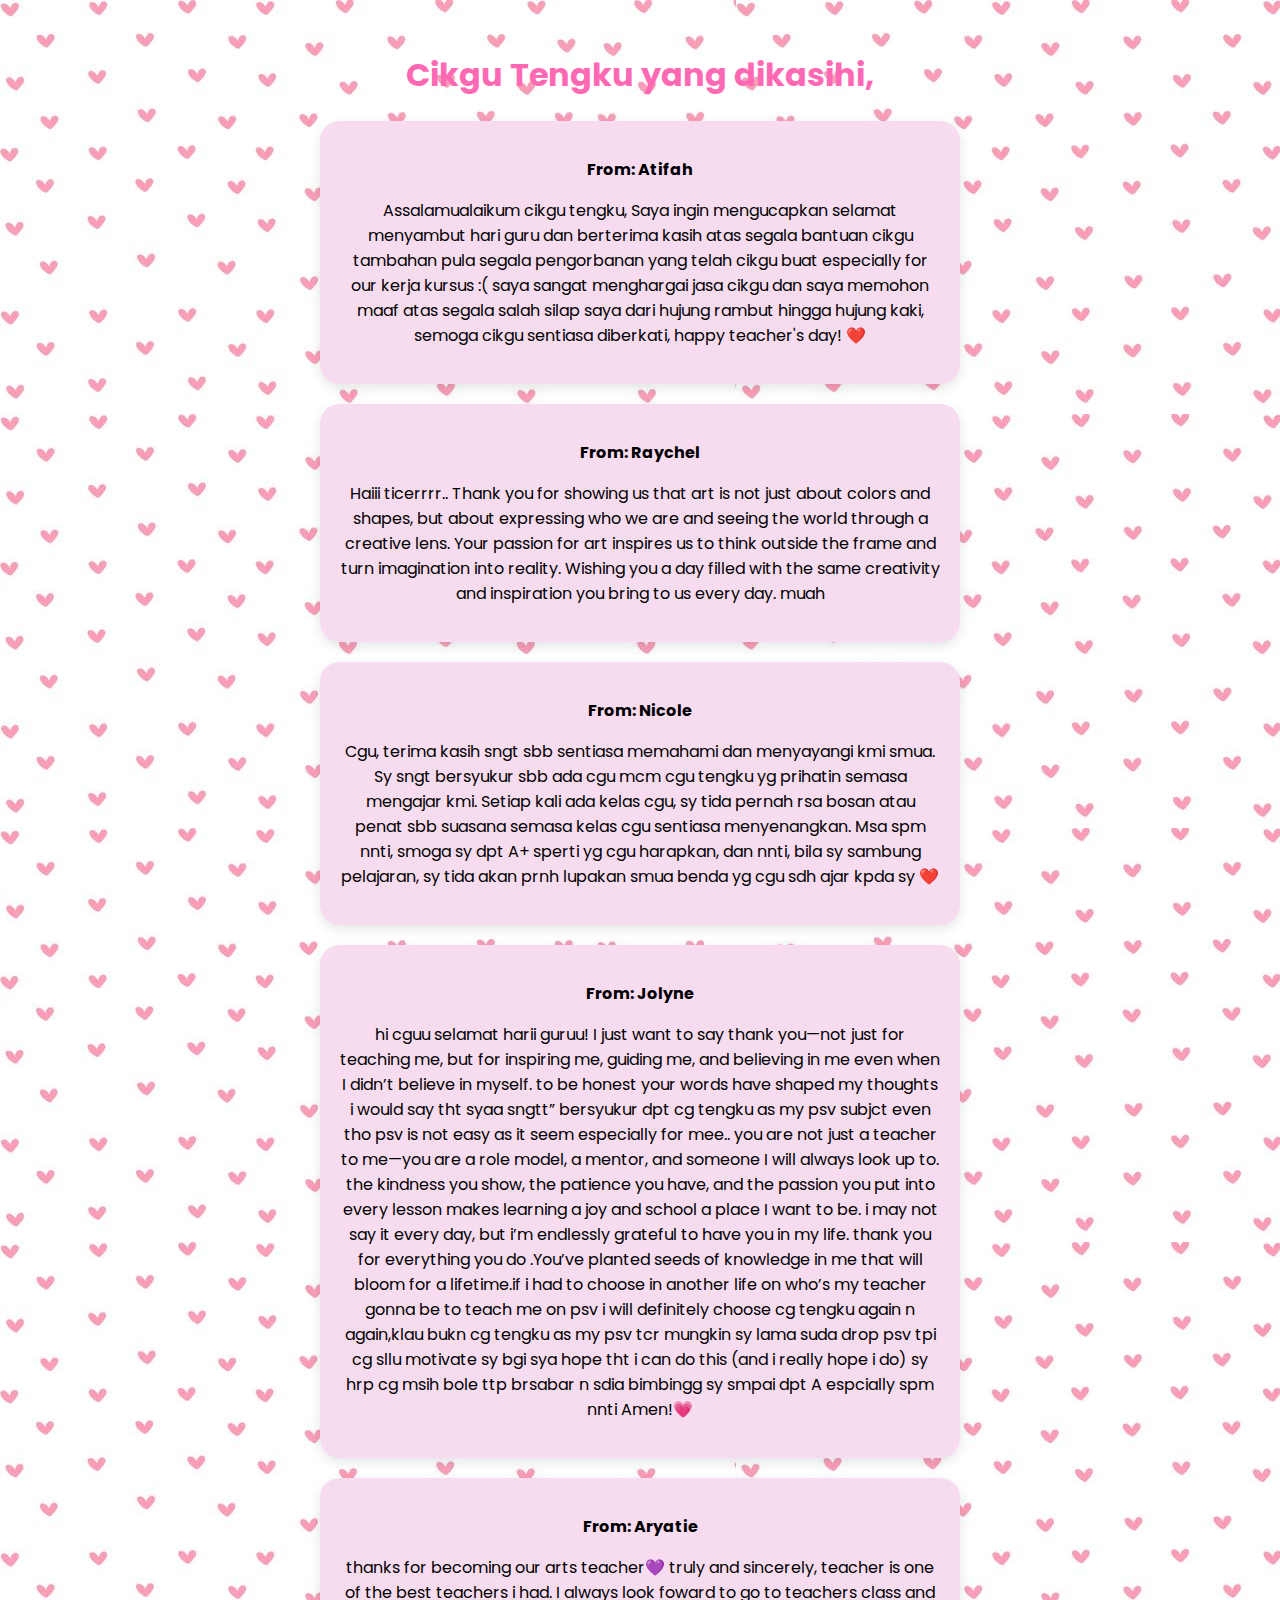
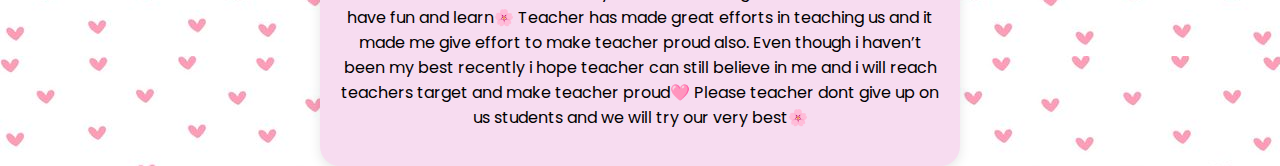
<file: tengku.html>
<!DOCTYPE html>
<html lang="en">
<head>
  <meta charset="UTF-8">
  <title>Message for you</title>
  <link href="https://fonts.googleapis.com/css2?family=Poppins&display=swap" rel="stylesheet">
  <style>
    
    body {
      font-family: 'Poppins', sans-serif;
      margin: 0;
      padding: 30px 10px;
      background: linear-gradient(to bottom right, #ffccf9, #cceeff);
      background-image: url('pictureheart.jpeg');
      background-repeat: repeat;
      text-align: center;
      height: 100vh;
    }

    h1 {
      color: #ff69b4;
    }

    .letter {
      background-color: #f7dcf0;
      padding: 20px;
      margin: 20px auto;
      max-width: 600px;
      border-radius: 20px;
      box-shadow: 0 4px 12px rgba(0, 0, 0, 0.1);
    }

    .video-container {
      margin: 20px auto;
    }

    video {
      width: 80%;
      max-width: 600px;
      border-radius: 10px;
      box-shadow: 0 4px 10px rgba(0, 0, 0, 0.2);
    }
    
    
  </style>
  <script> 
    }

    // Only allow one video to play at a time
    window.addEventListener('DOMContentLoaded', () => {
      const videos = document.querySelectorAll('video');
      videos.forEach((video) => {
        video.addEventListener('play', () => {
          videos.forEach(v => {
            if (v !== video) v.pause();
          });
        });
      });
    });
  </script>
</head>
<body>
  
  <div class="container">
  <h1>Cikgu Tengku yang dikasihi,</h1>

  <div class="letter">
    <p><strong>From: Atifah</strong></p>
    <p>Assalamualaikum cikgu tengku,
      Saya ingin mengucapkan selamat menyambut hari guru 
      dan berterima kasih atas segala bantuan cikgu tambahan 
      pula segala pengorbanan yang telah cikgu buat especially
      for our kerja kursus :( saya sangat menghargai jasa cikgu
      dan saya memohon maaf atas segala salah silap saya dari hujung 
      rambut hingga hujung kaki, semoga cikgu sentiasa diberkati, 
      happy teacher's day! ❤️</p>
  </div>

  <div class="letter">
    <p><strong>From: Raychel</strong></p>
    <p>Haiii ticerrrr.. Thank you for showing us that art is 
      not just about colors and shapes, but about expressing 
      who we are and seeing the world through a creative lens.
Your passion for art inspires us to think outside the frame and turn imagination into reality.

Wishing you a day filled with the same creativity and inspiration you bring to us every day.
muah</p>
  </div>

  <div class="letter">
    <p><strong>From: Nicole</strong></p>
    <p>Cgu, terima kasih sngt sbb sentiasa memahami
      dan menyayangi kmi smua. Sy sngt bersyukur
      sbb ada cgu mcm cgu tengku yg prihatin semasa
      mengajar kmi. Setiap kali ada kelas cgu, sy tida pernah 
      rsa bosan atau penat sbb suasana semasa kelas cgu sentiasa
      menyenangkan. Msa spm nnti, smoga sy dpt A+ sperti yg cgu harapkan,
      dan nnti, bila sy sambung pelajaran, sy tida akan prnh 
      lupakan smua benda yg cgu sdh ajar kpda sy ❤️</p>
  </div>

  <div class="letter">
    <p><strong>From: Jolyne</strong></p>
    <p>hi cguu
selamat harii guruu!

I just want to say thank you—not just for teaching me, but for inspiring me, guiding me, and believing in me even when I didn’t believe in myself. to be honest your words have shaped my thoughts i would say tht syaa sngtt” bersyukur dpt cg tengku as my psv subjct even tho psv is not easy as it seem especially for mee..
you are not just a teacher to me—you are a role model, a mentor, and someone I will always look up to. the kindness you show, the patience you have, and the passion you put into every lesson makes learning a joy and school a place I want to be.

i may not say it every day, but i’m endlessly grateful to have you in my life. thank you for everything you do .You’ve planted seeds of knowledge in me that will bloom for a lifetime.if i had to choose in another life on who’s my teacher gonna be to teach me on psv i will definitely choose cg tengku again n again,klau bukn cg tengku as my psv tcr mungkin sy lama suda drop psv tpi cg sllu motivate sy bgi sya hope tht i can do this (and i really hope i do) sy hrp cg msih bole ttp brsabar n sdia bimbingg sy smpai dpt A espcially spm nnti Amen!💗
</p>
  </div>

  <div class="letter">
    <p><strong>From: Aryatie</strong></p>
    <p>thanks for becoming our arts teacher💜 truly and sincerely, teacher is one of the best teachers i had. I always look foward to go to teachers class and have fun and learn🌸 Teacher has made great efforts in teaching us and it made me give effort to make teacher proud also. Even though i haven’t been my best recently i hope teacher can still believe in me and i will reach teachers target and make teacher proud🩷 Please teacher dont give up on us students and we will try our very best🌸</p>

</body>
</html>
</file>
<file: style.css>
body {
  font-family: 'Poppins', sans-serif;
  margin: 0;
  padding: 0;
  background: linear-gradient(#ffccf9, #cceeff);
  background-repeat: repeat;
  text-align: center;
  overflow: hidden
}

.container {
  padding: 60px 20px;
}

h1 {
  font-size: 36px;
  color: #ff69b4;
  margin-bottom: 10px;
}

p {
  font-size: 18px;
  margin-bottom: 30px;
  color: #333;
}

button {
  font-family: 'Poppins', sans-serif;
  background-color: #ffc1e3;
  border: none;
  border-radius: 20px;
  padding: 12px 24px;
  margin: 10px;
  font-size: 16px;
  color: #444;
  cursor: pointer;
  transition: background 0.3s ease;
}

button:hover {
  background-color: #ffaad7;
}


      border-radius: 8px;
      font-size: 16px;
      width: 200px;
      margin-bottom: 12px;
    }
</file>
